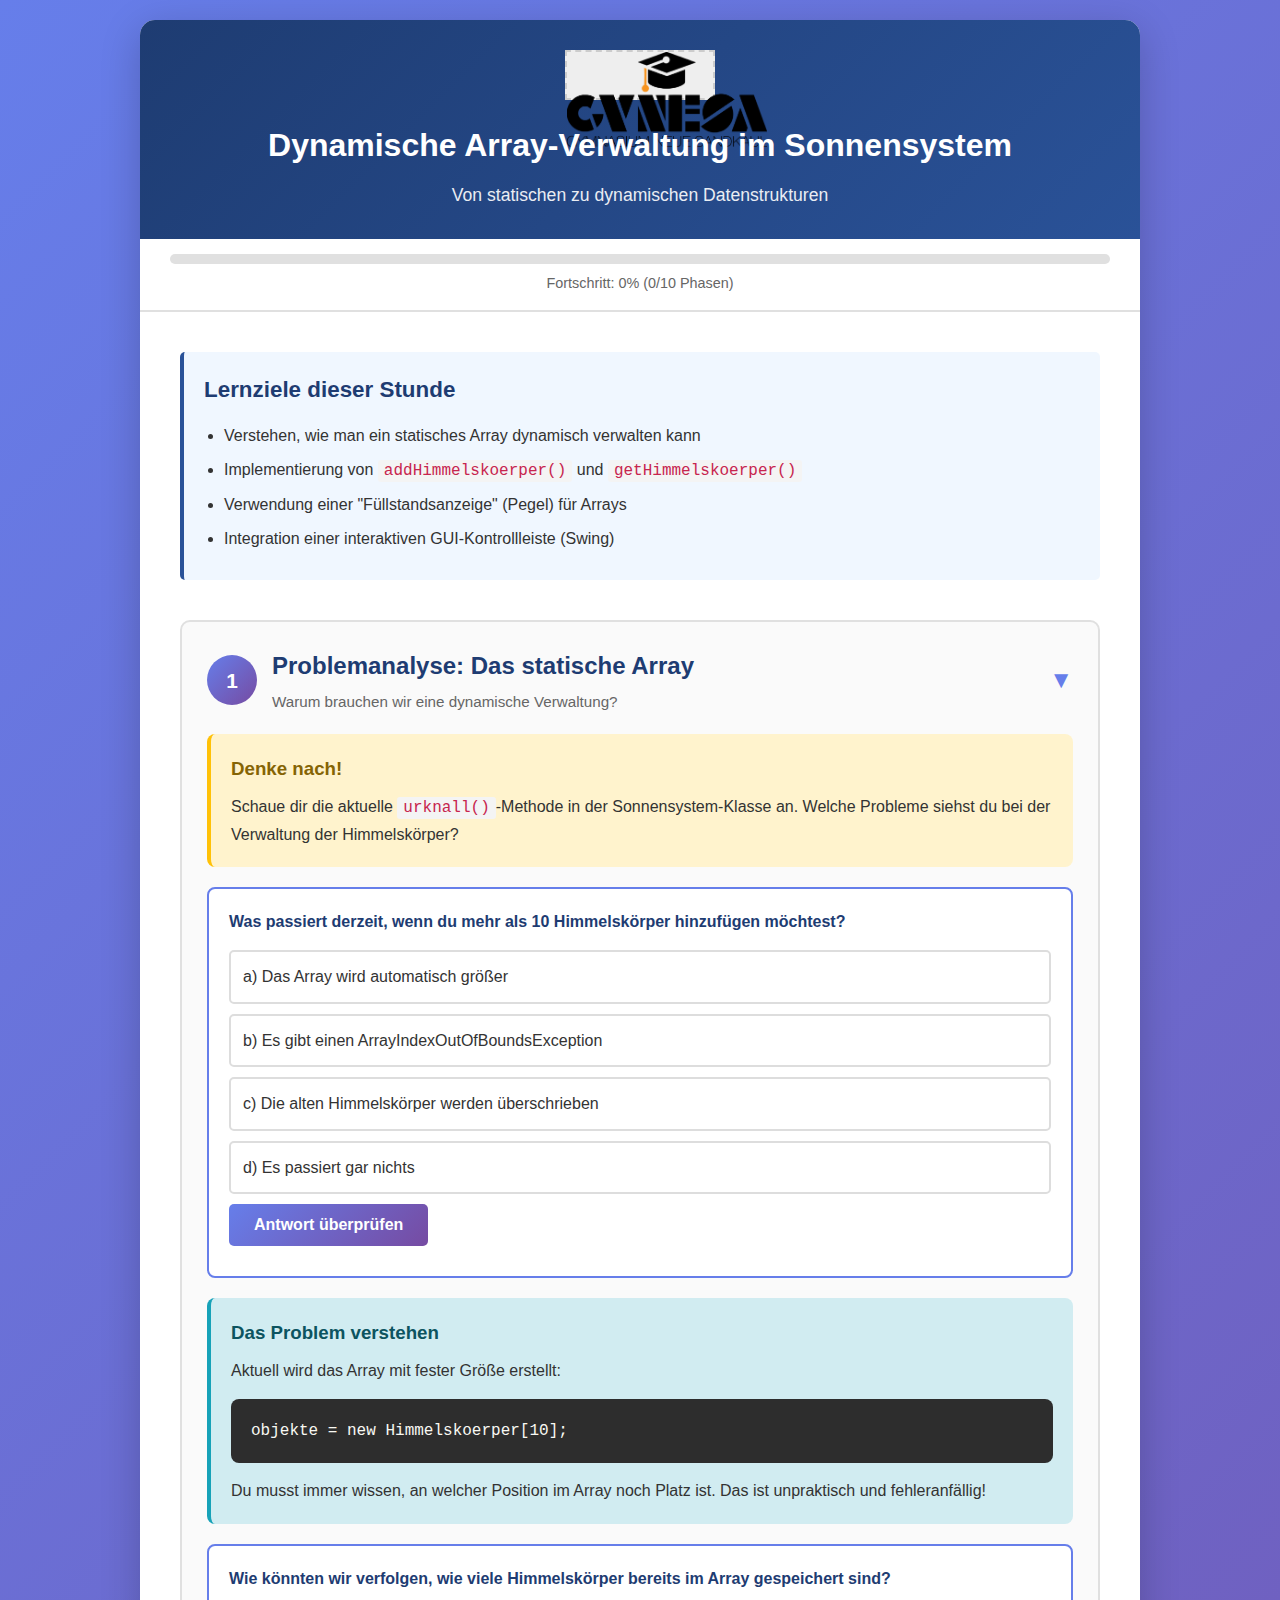
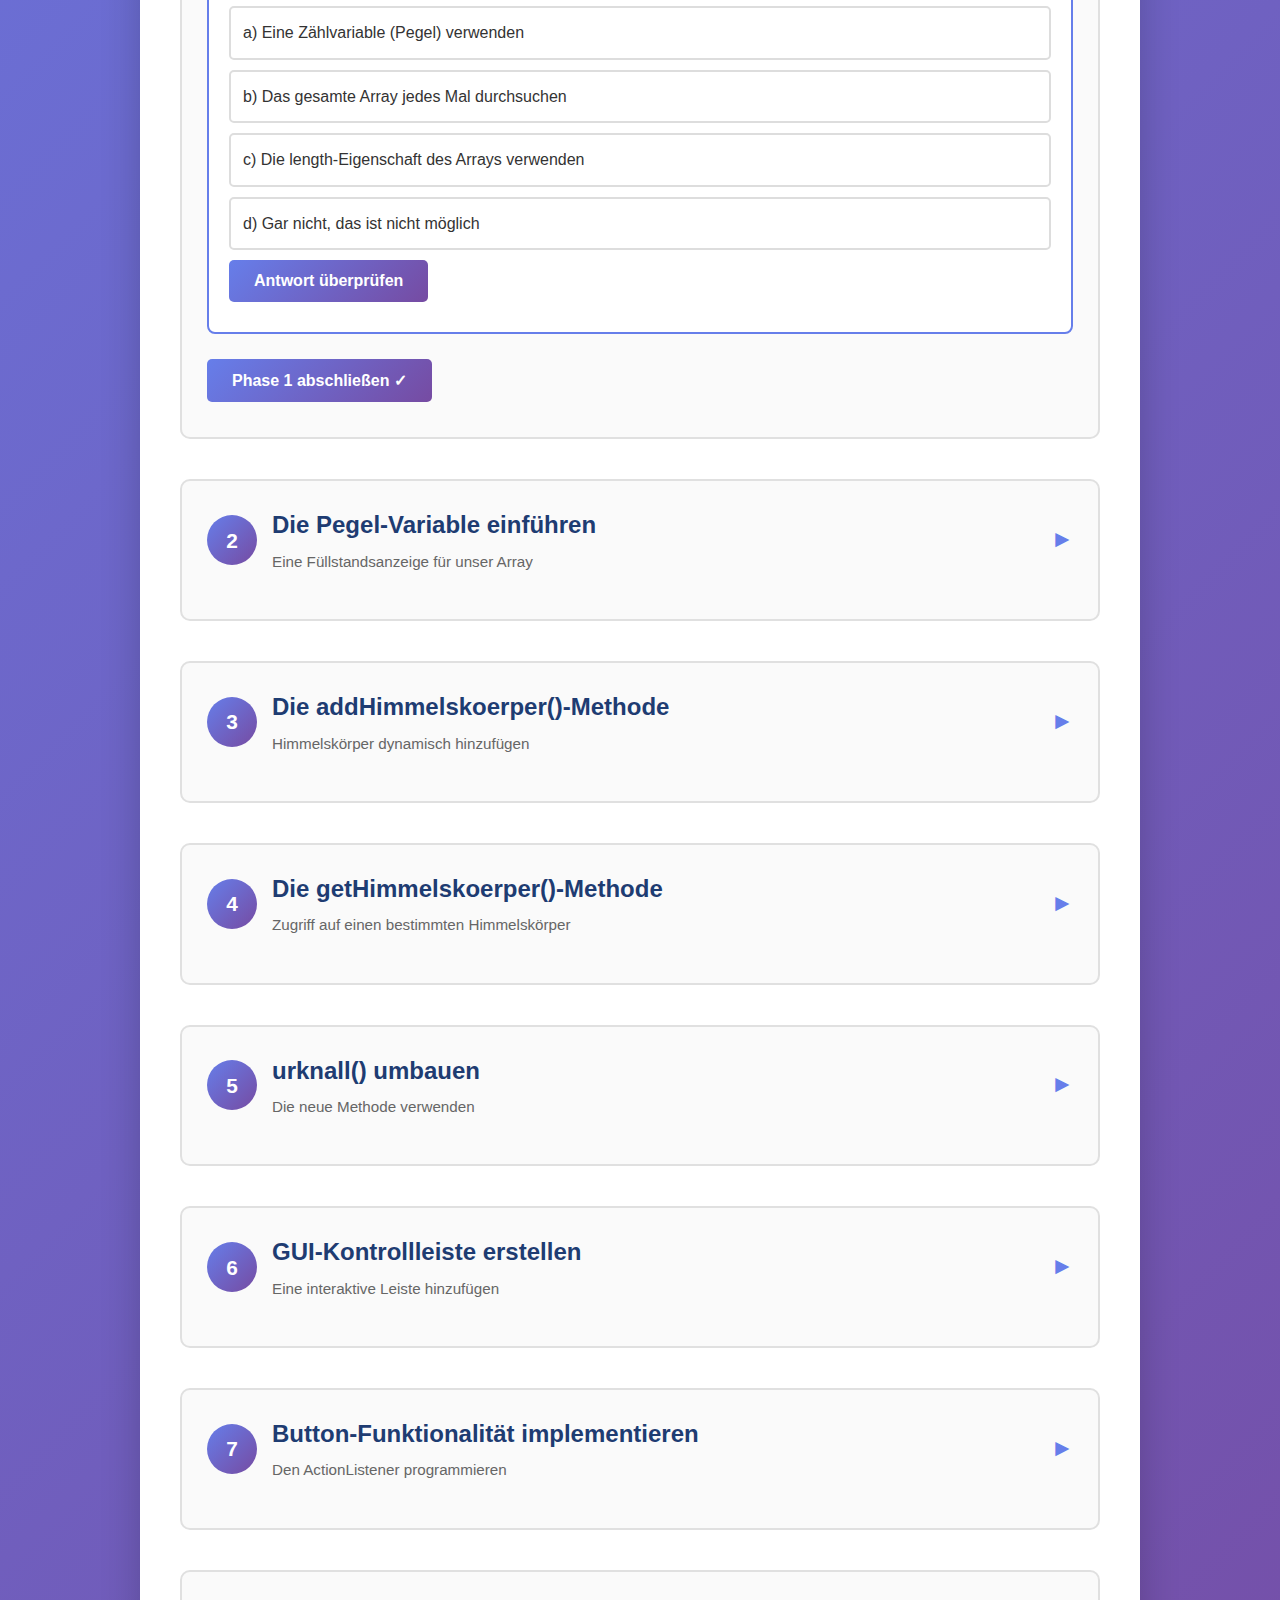
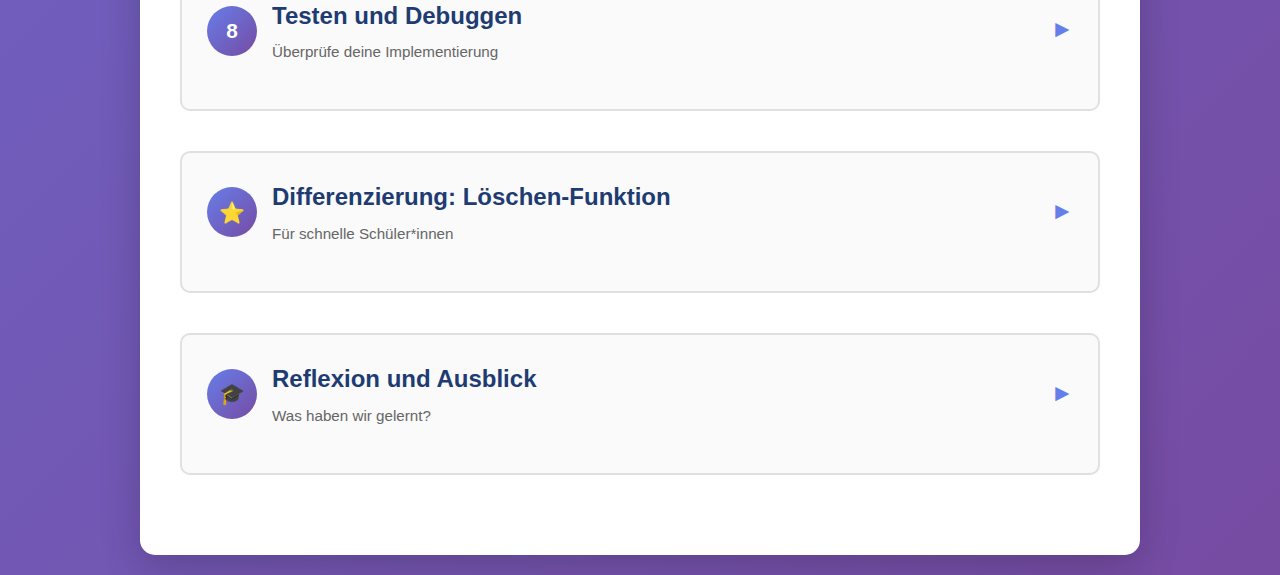
<file: stunde-10/index.html>
<!DOCTYPE html>
<html lang="de">
<head>
    <meta charset="UTF-8">
    <meta name="viewport" content="width=device-width, initial-scale=1.0">
    <title>Arbeitsblatt: Dynamische Array-Verwaltung</title>
    <style>
        * {
            margin: 0;
            padding: 0;
            box-sizing: border-box;
        }
        
        body {
            font-family: 'Segoe UI', Tahoma, Geneva, Verdana, sans-serif;
            line-height: 1.6;
            color: #333;
            background: linear-gradient(135deg, #667eea 0%, #764ba2 100%);
            padding: 20px;
            min-height: 100vh;
        }
        
        .container {
            max-width: 1000px;
            margin: 0 auto;
            background: white;
            border-radius: 15px;
            box-shadow: 0 10px 40px rgba(0,0,0,0.2);
            overflow: hidden;
        }
        
        header {
            background: linear-gradient(135deg, #1e3c72 0%, #2a5298 100%);
            color: white;
            padding: 30px;
            text-align: center;
        }

        .logo-placeholder {
            background: #eee;
            color: #999;
            width: 150px;
            height: 50px;
            line-height: 50px;
            text-align: center;
            font-size: 0.9em;
            margin: 0 auto 20px auto;
            border: 2px dashed #ccc;
        }
        
        header h1 {
            font-size: 2em;
            margin-bottom: 10px;
        }
        
        header p {
            opacity: 0.9;
            font-size: 1.1em;
        }
        
        .content {
            padding: 40px;
        }
        
        .lernziele {
            background: #f0f7ff;
            border-left: 4px solid #2a5298;
            padding: 20px;
            margin-bottom: 30px;
            border-radius: 5px;
        }
        
        .lernziele h2 {
            color: #1e3c72;
            margin-bottom: 15px;
            font-size: 1.4em;
        }
        
        .lernziele ul {
            margin-left: 20px;
        }
        
        .lernziele li {
            margin: 8px 0;
        }
        
        .phase {
            margin: 40px 0;
            padding: 25px;
            background: #fafafa;
            border-radius: 10px;
            border: 2px solid #e0e0e0;
        }
        
        .phase-header {
            display: flex;
            align-items: center;
            margin-bottom: 20px;
            cursor: pointer;
            user-select: none;
        }
        
        .phase-number {
            background: linear-gradient(135deg, #667eea 0%, #764ba2 100%);
            color: white;
            width: 50px;
            height: 50px;
            border-radius: 50%;
            display: flex;
            align-items: center;
            justify-content: center;
            font-weight: bold;
            font-size: 1.3em;
            margin-right: 15px;
            flex-shrink: 0;
        }
        
        .phase-title {
            flex: 1;
        }
        
        .phase-title h2 {
            color: #1e3c72;
            font-size: 1.5em;
            margin-bottom: 5px;
        }
        
        .phase-subtitle {
            color: #666;
            font-size: 0.95em;
        }
        
        .toggle-icon {
            font-size: 1.5em;
            color: #667eea;
            transition: transform 0.3s;
        }
        
        .phase-content {
            display: block;
        }
        
        .phase.collapsed .phase-content {
            display: none;
        }
        
        .phase.collapsed .toggle-icon {
            transform: rotate(-90deg);
        }
        
        /* CSS-Klasse hier umbenannt */
        .gedankenbox, .hinweis, .warnung, .code-aufgabe {
            margin: 20px 0;
            padding: 20px;
            border-radius: 8px;
        }
        
        /* CSS-Klasse hier umbenannt */
        .gedankenbox {
            background: #fff3cd;
            border-left: 4px solid #ffc107;
        }
        
        /* CSS-Klasse hier umbenannt */
        .gedankenbox h3 {
            color: #856404;
            margin-bottom: 10px;
        }
        
        .hinweis {
            background: #d1ecf1;
            border-left: 4px solid #17a2b8;
        }
        
        .hinweis h3 {
            color: #0c5460;
            margin-bottom: 10px;
        }
        
        .warnung {
            background: #f8d7da;
            border-left: 4px solid #dc3545;
        }
        
        .warnung h3 {
            color: #721c24;
            margin-bottom: 10px;
        }
        
        .code-aufgabe {
            background: #e7f3ff;
            border-left: 4px solid #2a5298;
        }
        
        .code-aufgabe h3 {
            color: #1e3c72;
            margin-bottom: 15px;
        }
        
        .frage {
            background: white;
            padding: 20px;
            margin: 15px 0;
            border-radius: 8px;
            border: 2px solid #667eea;
        }
        
        .frage-text {
            font-weight: 600;
            margin-bottom: 15px;
            color: #1e3c72;
        }
        
        .antwort-optionen {
            display: flex;
            flex-direction: column;
            gap: 10px;
        }
        
        .antwort-option {
            padding: 12px;
            border: 2px solid #ddd;
            border-radius: 5px;
            cursor: pointer;
            transition: all 0.3s;
            background: white;
        }
        
        .antwort-option:hover {
            background: #f0f7ff;
            border-color: #667eea;
        }
        
        .antwort-option.selected {
            background: #667eea;
            color: white;
            border-color: #667eea;
        }
        
        .antwort-option.correct {
            background: #28a745;
            color: white;
            border-color: #28a745;
        }
        
        .antwort-option.wrong {
            background: #dc3545;
            color: white;
            border-color: #dc3545;
        }
        
        .feedback {
            margin-top: 15px;
            padding: 15px;
            border-radius: 5px;
            display: none;
        }
        
        .feedback.show {
            display: block;
        }
        
        .feedback.correct {
            background: #d4edda;
            color: #155724;
            border: 1px solid #c3e6cb;
        }
        
        .feedback.wrong {
            background: #f8d7da;
            color: #721c24;
            border: 1px solid #f5c6cb;
        }
        
        button {
            background: linear-gradient(135deg, #667eea 0%, #764ba2 100%);
            color: white;
            border: none;
            padding: 12px 25px;
            border-radius: 5px;
            cursor: pointer;
            font-size: 1em;
            font-weight: 600;
            transition: transform 0.2s, box-shadow 0.2s;
            margin: 10px 5px 10px 0;
        }
        
        button:hover {
            transform: translateY(-2px);
            box-shadow: 0 5px 15px rgba(102, 126, 234, 0.4);
        }
        
        button:active {
            transform: translateY(0);
        }
        
        button:disabled {
            opacity: 0.5;
            cursor: not-allowed;
        }
        
        code {
            background: #f4f4f4;
            padding: 2px 6px;
            border-radius: 3px;
            font-family: 'Courier New', monospace;
            color: #c7254e;
        }
        
        pre {
            background: #2d2d2d;
            color: #f8f8f2;
            padding: 20px;
            border-radius: 8px;
            overflow-x: auto;
            margin: 15px 0;
            font-family: 'Courier New', monospace;
            line-height: 1.5;
        }
        
        .code-input {
            width: 100%;
            min-height: 150px;
            font-family: 'Courier New', monospace;
            padding: 15px;
            border: 2px solid #ddd;
            border-radius: 5px;
            font-size: 0.95em;
            resize: vertical;
        }
        
        .code-input:focus {
            outline: none;
            border-color: #667eea;
        }
        
        .progress-bar {
            position: sticky;
            top: 0;
            background: white;
            padding: 15px 30px;
            border-bottom: 2px solid #e0e0e0;
            z-index: 100;
        }
        
        .progress-track {
            background: #e0e0e0;
            height: 10px;
            border-radius: 5px;
            overflow: hidden;
        }
        
        .progress-fill {
            background: linear-gradient(90deg, #667eea 0%, #764ba2 100%);
            height: 100%;
            width: 0%;
            transition: width 0.5s;
            border-radius: 5px;
        }
        
        .progress-text {
            text-align: center;
            margin-top: 8px;
            color: #666;
            font-size: 0.9em;
        }
        
        .checklist {
            list-style: none;
            margin: 20px 0;
        }
        
        .checklist li {
            padding: 10px;
            margin: 8px 0;
            background: white;
            border-radius: 5px;
            border: 2px solid #ddd;
            position: relative;
            padding-left: 40px;
        }
        
        .checklist li::before {
            content: "☐";
            position: absolute;
            left: 12px;
            font-size: 1.3em;
            color: #999;
        }
        
        .checklist li.checked::before {
            content: "✓";
            color: #28a745;
        }
        
        .differenzierung {
            background: #e8f5e9;
            border-left: 4px solid #4caf50;
            padding: 20px;
            margin: 20px 0;
            border-radius: 8px;
        }
        
        .differenzierung h3 {
            color: #2e7d32;
            margin-bottom: 10px;
        }
    </style>
</head>
<body>
    <div class="container">
        <header>
            <div class="logo-placeholder"><img src="logo.png" alt="Gynesa" class="header-logo" width="200px"></div>
            <h1>Dynamische Array-Verwaltung im Sonnensystem</h1>
            <p>Von statischen zu dynamischen Datenstrukturen</p>
        </header>
        
        <div class="progress-bar">
            <div class="progress-track">
                <div class="progress-fill" id="progressFill"></div>
            </div>
            <div class="progress-text" id="progressText">Fortschritt: 0%</div>
        </div>
        
        <div class="content">
            <div class="lernziele">
                <h2>Lernziele dieser Stunde</h2>
                <ul>
                    <li>Verstehen, wie man ein statisches Array dynamisch verwalten kann</li>
                    <li>Implementierung von <code>addHimmelskoerper()</code> und <code>getHimmelskoerper()</code></li>
                    <li>Verwendung einer "Füllstandsanzeige" (Pegel) für Arrays</li>
                    <li>Integration einer interaktiven GUI-Kontrollleiste (Swing)</li>
                </ul>
            </div>
            
            <div class="phase" data-phase="1">
                <div class="phase-header" onclick="togglePhase(1)">
                    <div class="phase-number">1</div>
                    <div class="phase-title">
                        <h2>Problemanalyse: Das statische Array</h2>
                        <div class="phase-subtitle">Warum brauchen wir eine dynamische Verwaltung?</div>
                    </div>
                    <div class="toggle-icon">▼</div>
                </div>
                <div class="phase-content">
                    <div class="gedankenbox">
                        <h3>Denke nach!</h3>
                        <p>Schaue dir die aktuelle <code>urknall()</code>-Methode in der Sonnensystem-Klasse an. Welche Probleme siehst du bei der Verwaltung der Himmelskörper?</p>
                    </div>
                    
                    <div class="frage" data-question="1">
                        <div class="frage-text">Was passiert derzeit, wenn du mehr als 10 Himmelskörper hinzufügen möchtest?</div>
                        <div class="antwort-optionen">
                            <div class="antwort-option" data-answer="a">a) Das Array wird automatisch größer</div>
                            <div class="antwort-option" data-answer="b">b) Es gibt einen ArrayIndexOutOfBoundsException</div>
                            <div class="antwort-option" data-answer="c">c) Die alten Himmelskörper werden überschrieben</div>
                            <div class="antwort-option" data-answer="d">d) Es passiert gar nichts</div>
                        </div>
                        <button onclick="checkAnswer(1, 'b')">Antwort überprüfen</button>
                        <div class="feedback"></div>
                    </div>
                    
                    <div class="hinweis">
                        <h3>Das Problem verstehen</h3>
                        <p>Aktuell wird das Array mit fester Größe erstellt:</p>
                        <pre>objekte = new Himmelskoerper[10];</pre>
                        <p>Du musst immer wissen, an welcher Position im Array noch Platz ist. Das ist unpraktisch und fehleranfällig!</p>
                    </div>
                    
                    <div class="frage" data-question="2">
                        <div class="frage-text">Wie könnten wir verfolgen, wie viele Himmelskörper bereits im Array gespeichert sind?</div>
                        <div class="antwort-optionen">
                            <div class="antwort-option" data-answer="a">a) Eine Zählvariable (Pegel) verwenden</div>
                            <div class="antwort-option" data-answer="b">b) Das gesamte Array jedes Mal durchsuchen</div>
                            <div class="antwort-option" data-answer="c">c) Die length-Eigenschaft des Arrays verwenden</div>
                            <div class="antwort-option" data-answer="d">d) Gar nicht, das ist nicht möglich</div>
                        </div>
                        <button onclick="checkAnswer(2, 'a')">Antwort überprüfen</button>
                        <div class="feedback"></div>
                    </div>
                    
                    <button onclick="completePhase(1)">Phase 1 abschließen ✓</button>
                </div>
            </div>
            
            <div class="phase collapsed" data-phase="2">
                <div class="phase-header" onclick="togglePhase(2)">
                    <div class="phase-number">2</div>
                    <div class="phase-title">
                        <h2>Die Pegel-Variable einführen</h2>
                        <div class="phase-subtitle">Eine Füllstandsanzeige für unser Array</div>
                    </div>
                    <div class="toggle-icon">▼</div>
                </div>
                <div class="phase-content">
                    <div class="hinweis">
                        <h3>Das Konzept des Pegels</h3>
                        <p>Ein <strong>Pegel</strong> (auch "Index" oder "Füllstand" genannt) ist eine Zählvariable, die anzeigt, wie viele Elemente aktuell im Array gespeichert sind.</p>
                        <p><strong>Beispiel:</strong> Wenn <code>pegel = 3</code>, dann sind die Positionen 0, 1 und 2 belegt, und die nächste freie Position ist Index 3.</p>
                    </div>
                    
                    <div class="hinweis">
                        <h3>Aufräumen: <code>anzahlObjekte</code> ersetzen</h3>
                        <p>In deiner <code>Sonnensystem.java</code>-Klasse findest du wahrscheinlich noch die Variable <code>int anzahlObjekte;</code>. Diese wird nicht mehr benötigt und kann gelöscht werden.</p>
                        <p>Ersetze sie direkt durch die neue Instanzvariable für den Pegel:</p>
                        <pre>public class Sonnensystem implements ActionListener {
    // ... andere Variablen
    private Himmelskoerper[] objekte;
    private int pegel; // NEU (ersetzt anzahlObjekte)
    
    public Sonnensystem() {
        objekte = new Himmelskoerper[10];
        pegel = 0; // WICHTIG: Initialisieren!
    }
    // ...
}</pre>
                    </div>
                    
                    <div class="code-aufgabe">
                        <h3>Aufgabe: Pegel-Variable deklarieren</h3>
                        <p>Falls du es nicht schon im Schritt vorher getan hast: Füge in der Klasse <code>Sonnensystem</code> die Instanzvariable <code>pegel</code> vom Typ <code>int</code> hinzu und initialisiere sie im Konstruktor mit <code>0</code>.</p>
                        
                        <textarea class="code-input" id="code2" placeholder="Schreibe hier deine Deklaration, falls nötig..."></textarea>
                        <button onclick="checkCode(2)">Code überprüfen</button>
                        <div class="feedback"></div>
                    </div>
                    
                    <button onclick="completePhase(2)">Phase 2 abschließen ✓</button>
                </div>
            </div>
            
            <div class="phase collapsed" data-phase="3">
                <div class="phase-header" onclick="togglePhase(3)">
                    <div class="phase-number">3</div>
                    <div class="phase-title">
                        <h2>Die addHimmelskoerper()-Methode</h2>
                        <div class="phase-subtitle">Himmelskörper dynamisch hinzufügen</div>
                    </div>
                    <div class="toggle-icon">▼</div>
                </div>
                <div class="phase-content">
                    <div class="hinweis">
                        <h3>Was soll die Methode tun?</h3>
                        <p>Die Methode <code>addHimmelskoerper(Himmelskoerper hk)</code> soll:</p>
                        <ul class="checklist">
                            <li>Einen übergebenen Himmelskörper entgegennehmen</li>
                            <li>Prüfen, ob noch Platz im Array ist</li>
                            <li>Den Himmelskörper an die nächste freie Position setzen</li>
                            <li>Den Pegel erhöhen</li>
                        </ul>
                    </div>
                    
                    <div class="frage" data-question="3">
                        <div class="frage-text">An welche Array-Position muss der neue Himmelskörper gespeichert werden?</div>
                        <div class="antwort-optionen">
                            <div class="antwort-option" data-answer="a">a) objekte[0]</div>
                            <div class="antwort-option" data-answer="b">b) objekte[pegel]</div>
                            <div class="antwort-option" data-answer="c">c) objekte[pegel - 1]</div>
                            <div class="antwort-option" data-answer="d">d) objekte[objekte.length]</div>
                        </div>
                        <button onclick="checkAnswer(3, 'b')">Antwort überprüfen</button>
                        <div class="feedback"></div>
                    </div>
                    
                    <div class="warnung">
                        <h3>Achtung: Array-Grenzen!</h3>
                        <p>Bevor du einen Himmelskörper hinzufügst, musst du prüfen, ob <code>pegel < objekte.length</code> ist. Sonst bekommst du einen <code>ArrayIndexOutOfBoundsException</code>!</p>
                    </div>
                    
                    <div class="code-aufgabe">
                        <h3>Aufgabe: addHimmelskoerper() implementieren</h3>
                        <p>Implementiere die Methode mit folgenden Schritten:</p>
                        <ol>
                            <li>Prüfe, ob noch Platz im Array ist</li>
                            <li>Falls ja: Füge den Himmelskörper hinzu und erhöhe den Pegel</li>
                            <li>Falls nein: Gib eine Fehlermeldung aus</li>
                        </ol>
                        
                        <textarea class="code-input" id="code3" placeholder="public void addHimmelskoerper(Himmelskoerper hk) {
    // Dein Code hier
}"></textarea>
                        <button onclick="showSolution(3)">Musterlösung anzeigen</button>
                        <div class="feedback"></div>
                    </div>
                    
                    <button onclick="completePhase(3)">Phase 3 abschließen ✓</button>
                </div>
            </div>
            
            <div class="phase collapsed" data-phase="4">
                <div class="phase-header" onclick="togglePhase(4)">
                    <div class="phase-number">4</div>
                    <div class="phase-title">
                        <h2>Die getHimmelskoerper()-Methode</h2>
                        <div class="phase-subtitle">Zugriff auf einen bestimmten Himmelskörper</div>
                    </div>
                    <div class="toggle-icon">▼</div>
                </div>
                <div class="phase-content">
                    <div class="gedankenbox">
                        <h3>Überlege zuerst!</h3>
                        <p>Was soll die Methode <code>getHimmelskoerper(int index)</code> zurückgeben? Welchen Rückgabetyp braucht sie?</p>
                    </div>
                    
                    <div class="frage" data-question="4">
                        <div class="frage-text">Was sollte passieren, wenn jemand einen ungültigen Index übergibt (z.B. -1 oder 100)?</div>
                        <div class="antwort-optionen">
                            <div class="antwort-option" data-answer="a">a) Das Programm sollte abstürzen</div>
                            <div class="antwort-option" data-answer="b">b) null zurückgeben oder eine Fehlermeldung ausgeben</div>
                            <div class="antwort-option" data-answer="c">c) Automatisch Index 0 verwenden</div>
                            <div class="antwort-option" data-answer="d">d) Einfach ignorieren</div>
                        </div>
                        <button onclick="checkAnswer(4, 'b')">Antwort überprüfen</button>
                        <div class="feedback"></div>
                    </div>
                    
                    <div class="hinweis">
                        <h3>Wichtige Prüfungen</h3>
                        <p>Die Methode muss prüfen:</p>
                        <ul>
                            <li>Ist der Index ≥ 0?</li>
                            <li>Ist der Index < pegel? (nicht < objekte.length!)</li>
                        </ul>
                        <p><strong>Warum < pegel?</strong> Weil wir nur auf die tatsächlich belegten Positionen zugreifen wollen!</p>
                    </div>
                    
                    <div class="code-aufgabe">
                        <h3>Aufgabe: getHimmelskoerper() implementieren</h3>
                        <p>Implementiere die Methode mit Fehlerbehandlung:</p>
                        
                        <textarea class="code-input" id="code4" placeholder="public Himmelskoerper getHimmelskoerper(int index) {
    // Dein Code hier
}"></textarea>
                        <button onclick="showSolution(4)">Musterlösung anzeigen</button>
                        <div class="feedback"></div>
                    </div>
                    
                    <button onclick="completePhase(4)">Phase 4 abschließen ✓</button>
                </div>
            </div>
            
            <div class="phase collapsed" data-phase="5">
                <div class="phase-header" onclick="togglePhase(5)">
                    <div class="phase-number">5</div>
                    <div class="phase-title">
                        <h2>urknall() umbauen</h2>
                        <div class="phase-subtitle">Die neue Methode verwenden</div>
                    </div>
                    <div class="toggle-icon">▼</div>
                </div>
                <div class="phase-content">
                    
                    <div class="code-aufgabe">
                        <h3>Aufgabe: urknall() vereinfachen</h3>
                        <p>Statt direkt auf das Array zuzugreifen, nutze deine neuen Methoden. Der Trick ist: Du fügst ein Objekt hinzu und holst es dir sofort über <code>getHimmelskoerper()</code> mit dem entsprechenden Index (den du ja kennst), um seine Eigenschaften zu setzen.</p>

                        <p><strong>Alt:</strong></p>
                        <pre>objekte[0] = new Stern();
objekte[0].setDurchmesser(50);

objekte[1] = new Planet();
objekte[1].setDurchmesser(20);
//...</pre>
                        
                        <p><strong>Neu:</strong></p>
                        <pre>addHimmelskoerper(new Stern());
getHimmelskoerper(0).setDurchmesser(50);

addHimmelskoerper(new Planet());
getHimmelskoerper(1).setDurchmesser(20);
//...</pre>

                        <p>Schreibe die komplette <code>urknall()</code>-Methode neu, sodass alle Himmelskörper (auch die "Erde") über die <code>add/get</code>-Methoden erstellt werden.</p>
                        
                        <textarea class="code-input" id="code5" style="min-height: 250px;" placeholder="public void urknall() {
    // Erstelle Stern und Planeten mit addHimmelskoerper()
    // und konfiguriere sie mit getHimmelskoerper().
    // ...
    // GUI-Erstellung (Frame, Zeichenfläche) bleibt hier.
}"></textarea>
                    </div>
                    
                    <div class="gedankenbox">
                        <h3>Denke nach!</h3>
                        <p>In der `urknall`-Methode ist es einfach, die Indizes (0, 1, 2) von Hand zu schreiben. Wie könntest du (z.B. in einem Button-Listener) das *zuletzt hinzugefügte* Objekt bekommen, ohne den genauen Index zu kennen?</p>
                        <details style="margin-top: 10px;">
                            <summary style="cursor: pointer; color: #667eea; font-weight: 600;">Antwort anzeigen</summary>
                            <p style="margin-top: 10px;">Der Pegel zeigt auf die *nächste* freie Stelle. Das zuletzt hinzugefügte Element befindet sich also immer bei Index <code>pegel - 1</code>. Mit <code>getHimmelskoerper(pegel - 1)</code> würdest du es bekommen!</p>
                        </details>
                    </div>
                    
                    <button onclick="completePhase(5)">Phase 5 abschließen ✓</button>
                </div>
            </div>
            
            <div class="phase collapsed" data-phase="6">
                <div class="phase-header" onclick="togglePhase(6)">
                    <div class="phase-number">6</div>
                    <div class="phase-title">
                        <h2>GUI-Kontrollleiste erstellen</h2>
                        <div class="phase-subtitle">Eine interaktive Leiste hinzufügen</div>
                    </div>
                    <div class="toggle-icon">▼</div>
                </div>
                <div class="phase-content">
                    
                    <div class="hinweis">
                        <h3>Neues Konzept: LayoutManager</h3>
                        <p>Wir verwenden <code>BorderLayout</code> für das Hauptfenster (CENTER, SOUTH) und <code>FlowLayout</code> für das Panel (Komponenten fließen von links nach rechts).</p>
                    </div>
                    
                    <div class="warnung">
                        <h3>Wichtig: Imports nicht vergessen!</h3>
                        <p>Stelle sicher, dass du alle nötigen Klassen importierst:</p>
                        <pre>import java.awt.BorderLayout;
import javax.swing.JPanel;
import javax.swing.JButton;
import javax.swing.JTextField; 
import javax.swing.JLabel;</pre>
                    </div>

                    <div class="hinweis">
                        <h3>Wichtig: Instanzvariablen</h3>
                        <p>Damit unsere ActionListener (Phase 7) auf die Textfelder zugreifen können, müssen wir sie als **Instanzvariablen** (Attribute) in der <code>Sonnensystem</code>-Klasse deklarieren.</p>
                        <pre>// Oben bei den Attributen der Klasse Sonnensystem:
private Himmelskoerper[] objekte;
private int pegel;
// ...
private JTextField durchmesserFeld; // NEU
private JTextField orbitFeld; // NEU
</pre>
                    </div>
                    
                    <div class="code-aufgabe">
                        <h3>Aufgabe: Kontroll-Panel erstellen</h3>
                        <p>Füge in der <code>urknall()</code>-Methode (nach der Erstellung der Zeichenfläche) den Code für die GUI-Erweiterung hinzu.</p>
                        
                        <textarea class="code-input" id="code6" style="min-height: 300px;" placeholder="// In der urknall()-Methode...

// 1. Panel für Buttons erstellen
JPanel kontrollPanel = new JPanel(); // Hat automatisch FlowLayout

// 2. Label und Textfeld für Durchmesser
JLabel durchmesserLabel = new JLabel(&quot;Durchmesser:&quot;);
this.durchmesserFeld = new JTextField(5); // 5 Spalten breit
this.durchmesserFeld.setText(&quot;20&quot;); // Standardwert

// 3. Label und Textfeld für Orbit
JLabel orbitLabel = new JLabel(&quot;Orbit-Radius:&quot;);
this.orbitFeld = new JTextField(5); // 5 Spalten breit
this.orbitFeld.setText(&quot;250&quot;); // Standardwert

// 4. Button erstellen
JButton planetButton = new JButton(&quot;Planet hinzufügen&quot;);

// 5. Komponenten zum Panel hinzufügen
kontrollPanel.add(durchmesserLabel);
kontrollPanel.add(this.durchmesserFeld);
kontrollPanel.add(orbitLabel);
kontrollPanel.add(this.orbitFeld);
kontrollPanel.add(planetButton);

// 6. Layout des Haupt-Frames setzen und Komponenten hinzufügen
this.frame.setLayout(new BorderLayout());
this.frame.add(zeichenflaeche, BorderLayout.CENTER);
this.frame.add(kontrollPanel, BorderLayout.SOUTH);

// WICHTIG: frame.pack() und setVisible(true) müssen
// NACH dem Hinzufügen aller Komponenten erfolgen!
"></textarea>
                        <button onclick="showSolution(6)">Musterlösung anzeigen</button>
                        <div class="feedback"></div>
                    </div>
                    
                    <button onclick="completePhase(6)">Phase 6 abschließen ✓</button>
                </div>
            </div>
            
            <div class="phase collapsed" data-phase="7">
                <div class="phase-header" onclick="togglePhase(7)">
                    <div class="phase-number">7</div>
                    <div class="phase-title">
                        <h2>Button-Funktionalität implementieren</h2>
                        <div class="phase-subtitle">Den ActionListener programmieren</div>
                    </div>
                    <div class="toggle-icon">▼</div>
                </div>
                <div class="phase-content">
                    <div class="hinweis">
                        <h3>Text auslesen und umwandeln</h3>
                        <p>Wir müssen jetzt *beide* Textfelder auslesen und die <code>Strings</code> in <code>double</code>-Werte umwandeln:</p>
                        <pre>// Text aus Feld 1
String dText = this.durchmesserFeld.getText();
double durchmesser = Double.parseDouble(dText);

// Text aus Feld 2
String oText = this.orbitFeld.getText();
double orbit = Double.parseDouble(oText);</pre>
                    </div>

                    <div class="warnung">
                        <h3>Fehlerbehandlung mit try-catch</h3>
                        <p>Was passiert, wenn ein Benutzer "Hallo" in eines der Felder eingibt? Das Programm stürzt ab. Wir fangen dies mit <code>try-catch</code> ab.</p>
                    </div>
                    
                    <div class="code-aufgabe">
                        <h3>Aufgabe: ActionListener implementieren</h3>
                        <p>Füge für den "Planet hinzufügen"-Button einen ActionListener hinzu. Er soll:</p>
                        <ol>
                            <li>Beide Textfelder auslesen (Durchmesser & Orbit).</li>
                            <li>Beide Texte in <code>double</code> umwandeln (mit <code>try-catch</code>!).</li>
                            <li>Einen neuen <code>Planet</code> erstellen.</li>
                            <li>Den eingelesenen Durchmesser und Orbit-Radius setzen.</li>
                            <li>Sinnvolle Standardwerte für Farbe und Geschwindigkeit setzen.</li>
                            <li>Das Objekt mit <code>addHimmelskoerper()</code> zum System hinzufügen.</li>
                        </ol>
                        
                        <textarea class="code-input" id="code7" style="min-height: 350px;" placeholder="// ActionListener für den Button
planetButton.addActionListener(e -> {
    try {
        // 1. & 2. Text auslesen und umwandeln
        String dText = this.durchmesserFeld.getText();
        double durchmesser = Double.parseDouble(dText);
        
        String oText = this.orbitFeld.getText();
        double orbit = Double.parseDouble(oText);

        // 3. & 4. & 5. Objekt erstellen und konfigurieren
        Planet p = new Planet();
        p.setDurchmesser(durchmesser); // Wert aus Textfeld 1
        p.setOrbitRadius(orbit);     // Wert aus Textfeld 2
        
        p.setFarbe(&quot;rot&quot;);
        p.setGeschwindigkeit(0.003 + Math.random() * 0.005); // Zufall
        
        // 6. Objekt hinzufügen
        addHimmelskoerper(p);

    } catch (NumberFormatException ex) {
        System.out.println(&quot;Fehler: Bitte gültige Zahlen eingeben!&quot;);
    }
});
"></textarea>
                        <button onclick="showSolution(7)">Musterlösung anzeigen</button>
                        <div class="feedback"></div>
                    </div>
                    
                    <button onclick="completePhase(7)">Phase 7 abschließen ✓</button>
                </div>
            </div>
            
            <div class="phase collapsed" data-phase="8">
                <div class="phase-header" onclick="togglePhase(8)">
                    <div class="phase-number">8</div>
                    <div class="phase-title">
                        <h2>Testen und Debuggen</h2>
                        <div class="phase-subtitle">Überprüfe deine Implementierung</div>
                    </div>
                    <div class="toggle-icon">▼</div>
                </div>
                <div class="phase-content">

                    <div class="code-aufgabe">
                        <h3>Optimierung: Schleifen anpassen!</h3>
                        <p>Bevor wir testen: Stelle sicher, dass deine Schleifen in <code>actionPerformed</code> und <code>paintComponent</code> nur noch bis <code>pegel</code> laufen.</p>
                        <pre>// Alt: for (int i = 0; i < this.objekte.length; i++)
// Neu:
for (int i = 0; i < this.pegel; i++)</pre>
                        <p>Entferne dabei auch die <code>if (objekte[i] != null)</code>-Prüfung!</p>
                    </div>

                    <div class="hinweis">
                        <h3>Testplan</h3>
                        <p>Teste dein Programm systematisch:</p>
                    </div>
                    
                    <ul class="checklist" id="testChecklist">
                        <li onclick="toggleCheck(this)">Das Fenster startet mit den ursprünglichen Himmelskörpern.</li>
                        <li onclick="toggleCheck(this)">Die Kontrollleiste ist am unteren Rand sichtbar.</li>
                        <li onclick="toggleCheck(this)">Standardwerte ("20", "250") sind in den Textfeldern voreingestellt.</li>
                        <li onclick="toggleCheck(this)">Klick auf "Planet hinzufügen" fügt einen Planeten mit den Standardwerten hinzu.</li>
                        <li onclick="toggleCheck(this)">Ändere den Durchmesser auf "50". Erscheint der neue Planet größer?</li>
                        <li onclick="toggleCheck(this)">Ändere den Orbit auf "400". Erscheint der neue Planet weiter außen?</li>
                        <li onclick="toggleCheck(this)">Gib "Hallo" in eines der Textfelder ein. Stürzt das Programm ab? (Sollte es nicht!)</li>
                    </ul>
                    
                    <button onclick="completePhase(8)">Phase 8 abschließen ✓</button>
                </div>
            </div>
            
            <div class="phase collapsed" data-phase="9">
                <div class="phase-header" onclick="togglePhase(9)">
                    <div class="phase-number">⭐</div>
                    <div class="phase-title">
                        <h2>Differenzierung: Löschen-Funktion</h2>
                        <div class="phase-subtitle">Für schnelle Schüler*innen</div>
                    </div>
                    <div class="toggle-icon">▼</div>
                </div>
                <div class="phase-content">
                    <div class="differenzierung">
                        <h3>Erweiterungsaufgabe</h3>
                        <p>Implementiere eine Methode <code>removeHimmelskoerper(int index)</code>, die einen Himmelskörper aus dem Array entfernt.</p>
                    </div>
                    
                    <div class="gedankenbox">
                        <h3>Denke nach!</h3>
                        <p>Was muss beim Löschen passieren?</p>
                        <ul>
                            <li>Wie vermeidest du "Lücken" im Array?</li>
                            <li>Müssen Elemente verschoben werden?</li>
                            <li>Was passiert mit dem Pegel?</li>
                        </ul>
                    </div>
                    
                    <div class="hinweis">
                        <h3>Lösungs-Strategie</h3>
                        <p>Es gibt zwei Ansätze:</p>
                        <ol>
                            <li><strong>Mit Verschieben:</strong> Alle Elemente nach dem gelöschten Element um eine Position nach vorne schieben</li>
                            <li><strong>Swap mit letztem Element:</strong> Das zu löschende Element mit dem letzten Element tauschen und Pegel verringern</li>
                        </ol>
                        <p>Welcher Ansatz ist einfacher? Welcher erhält die Reihenfolge?</p>
                    </div>
                    
                    <div class="code-aufgabe">
                        <h3>Aufgabe 1: removeHimmelskoerper() implementieren</h3>
                        <textarea class="code-input" id="code9a" style="min-height: 250px;" placeholder="public void removeHimmelskoerper(int index) {
    // Prüfe ob Index gültig ist
    // Entferne Element
    // Passe Pegel an
}"></textarea>
                        <button onclick="showSolution('9a')">Musterlösung anzeigen</button>
                        <div class="feedback"></div>
                    </div>
                    
                    <div class="code-aufgabe">
                        <h3>Aufgabe 2: Löschen-Button hinzufügen</h3>
                        <p>Füge einen Button "Letzten löschen" zur Kontrollleiste hinzu, der den zuletzt hinzugefügten Himmelskörper entfernt.</p>
                        <textarea class="code-input" id="code9b" style="min-height: 150px;" placeholder="// Button erstellen und ActionListener hinzufügen"></textarea>
                    </div>
                    
                </div>
            </div>
            
            <div class="phase collapsed" data-phase="10">
                <div class="phase-header" onclick="togglePhase(10)">
                    <div class="phase-number">🎓</div>
                    <div class="phase-title">
                        <h2>Reflexion und Ausblick</h2>
                        <div class="phase-subtitle">Was haben wir gelernt?</div>
                    </div>
                    <div class="toggle-icon">▼</div>
                </div>
                <div class="phase-content">
                    <div class="frage" data-question="10">
                        <div class="frage-text">Was ist der Hauptvorteil der Pegel-Variable gegenüber der direkten Array-Manipulation?</div>
                        <textarea class="code-input" placeholder="Deine Antwort..." style="min-height: 100px;"></textarea>
                    </div>
                    
                    <div class="frage" data-question="11">
                        <div class="frage-text">Welche Nachteile hat unsere aktuelle Lösung mit dem statischen Array noch?</div>
                        <textarea class="code-input" placeholder="Deine Antwort..." style="min-height: 100px;"></textarea>
                    </div>
                    
                    <div class="hinweis">
                        <h3>Ausblick: ArrayList</h3>
                        <p>In den nächsten Stunden werden wir zu <code>ArrayList</code> wechseln. Der große Vorteil:</p>
                        <ul>
                            <li>✅ Keine feste Größe mehr</li>
                            <li>✅ Automatische Verwaltung der Kapazität</li>
                            <li>✅ Eingebaute Methoden wie <code>add()</code>, <code>remove()</code>, <code>get()</code></li>
                            <li>✅ Kein Pegel mehr nötig - <code>size()</code> gibt die Anzahl zurück</li>
                        </ul>
                    </div>
                </div>
            </div>
            
        </div>
    </div>
    
    <script>
        const progress = {
            total: 10,
            completed: []
        };
        
        const solutions = {
            3: `public void addHimmelskoerper(Himmelskoerper hk) {
    if (pegel < objekte.length) {
        objekte[pegel] = hk;
        pegel++;
    } else {
        System.out.println("Fehler: Das Array ist voll!");
    }
}`,
            4: `public Himmelskoerper getHimmelskoerper(int index) {
    if (index >= 0 && index < pegel) {
        return objekte[index];
    } else {
        System.out.println("Fehler: Ungültiger Index!");
        return null;
    }
}`,
            6: `// Oben bei den Attributen (Instanzvariablen):
private JTextField durchmesserFeld;
private JTextField orbitFeld;

// In der urknall()-Methode:
JPanel kontrollPanel = new JPanel();

JLabel durchmesserLabel = new JLabel("Durchmesser:");
this.durchmesserFeld = new JTextField(5);
this.durchmesserFeld.setText("20");

JLabel orbitLabel = new JLabel("Orbit-Radius:");
this.orbitFeld = new JTextField(5);
this.orbitFeld.setText("250");

JButton planetButton = new JButton("Planet hinzufügen");

kontrollPanel.add(durchmesserLabel);
kontrollPanel.add(this.durchmesserFeld);
kontrollPanel.add(orbitLabel);
kontrollPanel.add(this.orbitFeld);
kontrollPanel.add(planetButton);

this.frame.setLayout(new BorderLayout());
this.frame.add(zeichenflaeche, BorderLayout.CENTER);
this.frame.add(kontrollPanel, BorderLayout.SOUTH);`,
            7: `planetButton.addActionListener(e -> {
    try {
        String dText = this.durchmesserFeld.getText();
        double durchmesser = Double.parseDouble(dText);
        
        String oText = this.orbitFeld.getText();
        double orbit = Double.parseDouble(oText);

        Planet p = new Planet();
        p.setDurchmesser(durchmesser);
        p.setOrbitRadius(orbit);
        
        p.setFarbe("rot");
        p.setGeschwindigkeit(0.003 + Math.random() * 0.005);
        
        addHimmelskoerper(p);

    } catch (NumberFormatException ex) {
        System.out.println("Fehler: Bitte gültige Zahlen in beide Felder eingeben!");
    }
});`,
            '9a': `public void removeHimmelskoerper(int index) {
    if (index >= 0 && index < pegel) {
        // Variante 1: Mit Verschieben (erhält Reihenfolge)
        for (int i = index; i < pegel - 1; i++) {
            objekte[i] = objekte[i + 1];
        }
        objekte[pegel - 1] = null;  // Letzte Position leeren
        pegel--;
        
        /* Variante 2: Swap mit letztem Element (schneller)
        objekte[index] = objekte[pegel - 1];
        objekte[pegel - 1] = null;
        pegel--;
        */
    } else {
        System.out.println("Fehler: Ungültiger Index!");
    }
}`
        };
        
        const correctAnswers = {
            1: 'b',
            2: 'a',
            3: 'b',
            4: 'b',
            6: 'b' // Diese Frage existiert in dieser Version nicht mehr, aber wir lassen sie im JS
        };
        
        const answerFeedback = {
            1: {
                correct: 'Genau! Wenn du versuchst, mehr als 10 Elemente einzufügen (Index > 9), bekommst du einen ArrayIndexOutOfBoundsException.',
                wrong: 'Nicht ganz. Arrays haben eine feste Größe in Java. Wenn du versuchst, außerhalb der Grenzen zuzugreifen, gibt es einen Fehler.'
            },
            2: {
                correct: 'Richtig! Eine Zählvariable (Pegel) speichert, wie viele Elemente aktuell im Array sind. Das ist effizient und einfach.',
                wrong: 'Das wäre möglich, aber sehr ineffizient. Eine einfache Zählvariable ist die bessere Lösung.'
            },
            3: {
                correct: 'Perfekt! Der Pegel zeigt immer auf die nächste freie Position. Bei pegel=3 sind Positionen 0,1,2 belegt, und 3 ist frei.',
                wrong: 'Überlege noch mal: Wenn pegel=3, wie viele Elemente sind dann schon im Array?'
            },
            4: {
                correct: 'Genau! Wir sollten null zurückgeben oder eine Fehlermeldung ausgeben. Das Programm sollte kontrolliert reagieren, nicht abstürzen.',
                wrong: 'Denk daran: Guter Code sollte Fehler abfangen und nicht einfach abstürzen oder falsches Verhalten zeigen.'
            }
        };
        
        function togglePhase(phaseNum) {
            const phase = document.querySelector(`[data-phase="${phaseNum}"]`);
            phase.classList.toggle('collapsed');
        }
        
        function checkAnswer(questionNum, correctAnswer) {
            const question = document.querySelector(`[data-question="${questionNum}"]`);
            const options = question.querySelectorAll('.antwort-option');
            const feedback = question.querySelector('.feedback');
            const button = question.querySelector('button');
            
            let selectedAnswer = null;
            options.forEach(opt => {
                if (opt.classList.contains('selected')) {
                    selectedAnswer = opt.dataset.answer;
                }
            });
            
            if (!selectedAnswer) {
                alert('Bitte wähle zuerst eine Antwort aus!');
                return;
            }
            
            const isCorrect = selectedAnswer === correctAnswer;
            
            options.forEach(opt => {
                opt.style.pointerEvents = 'none';
                if (opt.dataset.answer === correctAnswer) {
                    opt.classList.add('correct');
                } else if (opt.classList.contains('selected')) {
                    opt.classList.add('wrong');
                }
            });
            
            feedback.className = 'feedback show ' + (isCorrect ? 'correct' : 'wrong');
            feedback.textContent = isCorrect ? 
                answerFeedback[questionNum].correct : 
                answerFeedback[questionNum].wrong;
            
            button.disabled = true;
        }
        
        document.querySelectorAll('.antwort-option').forEach(option => {
            option.addEventListener('click', function() {
                if (this.style.pointerEvents === 'none') return;
                
                const question = this.closest('.frage');
                question.querySelectorAll('.antwort-option').forEach(opt => {
                    opt.classList.remove('selected');
                });
                this.classList.add('selected');
            });
        });
        
        function checkCode(phaseNum) {
            const textarea = document.getElementById(`code${phaseNum}`);
            const feedback = textarea.nextElementSibling.nextElementSibling;
            const code = textarea.value.trim();
            
            if (!code) {
                alert('Bitte schreibe erst deinen Code!');
                return;
            }
            
            if (phaseNum === 2) {
                if (code.includes('int pegel') && (code.includes('= 0') || !code.includes('='))) {
                    feedback.className = 'feedback show correct';
                    feedback.textContent = '✓ Sehr gut! Die Deklaration "private int pegel;" (mit Initialisierung im Konstruktor) ist korrekt!';
                } else {
                    feedback.className = 'feedback show wrong';
                    feedback.textContent = 'Überprüfe: Hast du "int pegel" deklariert und im Konstruktor auf 0 initialisiert?';
                }
            }
        }
        
        function showSolution(phaseNum) {
            const textarea = document.getElementById(`code${phaseNum}`);
            const feedback = textarea.nextElementSibling.nextElementSibling;
            feedback.className = 'feedback show';
            // Escape HTML characters for solution display
            const solutionText = (solutions[phaseNum] || "Lösung nicht gefunden.")
                .replace(/</g, "&lt;")
                .replace(/>/g, "&gt;");
            feedback.innerHTML = '<strong>Musterlösung:</strong><pre>' + solutionText + '</pre>';
        }
        
        function completePhase(phaseNum) {
            if (!progress.completed.includes(phaseNum)) {
                progress.completed.push(phaseNum);
                updateProgress();
            }
            
            // Öffne nächste Phase
            if (phaseNum < 10) {
                const nextPhase = document.querySelector(`[data-phase="${phaseNum + 1}"]`);
                if (nextPhase && nextPhase.classList.contains('collapsed')) {
                    nextPhase.classList.remove('collapsed');
                    nextPhase.scrollIntoView({ behavior: 'smooth', block: 'start' });
                }
            } else if (phaseNum === 10) {
                alert('🎉 Herzlichen Glückwunsch! Du hast das Arbeitsblatt abgeschlossen!');
            }
        }
        
        function updateProgress() {
            const percentage = (progress.completed.length / progress.total) * 100;
            document.getElementById('progressFill').style.width = percentage + '%';
            document.getElementById('progressText').textContent = 
                `Fortschritt: ${Math.round(percentage)}% (${progress.completed.length}/${progress.total} Phasen)`;
        }
        
        function toggleCheck(element) {
            element.classList.toggle('checked');
        }
        
        // Initial progress
        updateProgress();
    </script>
</body>
</html>
</file>
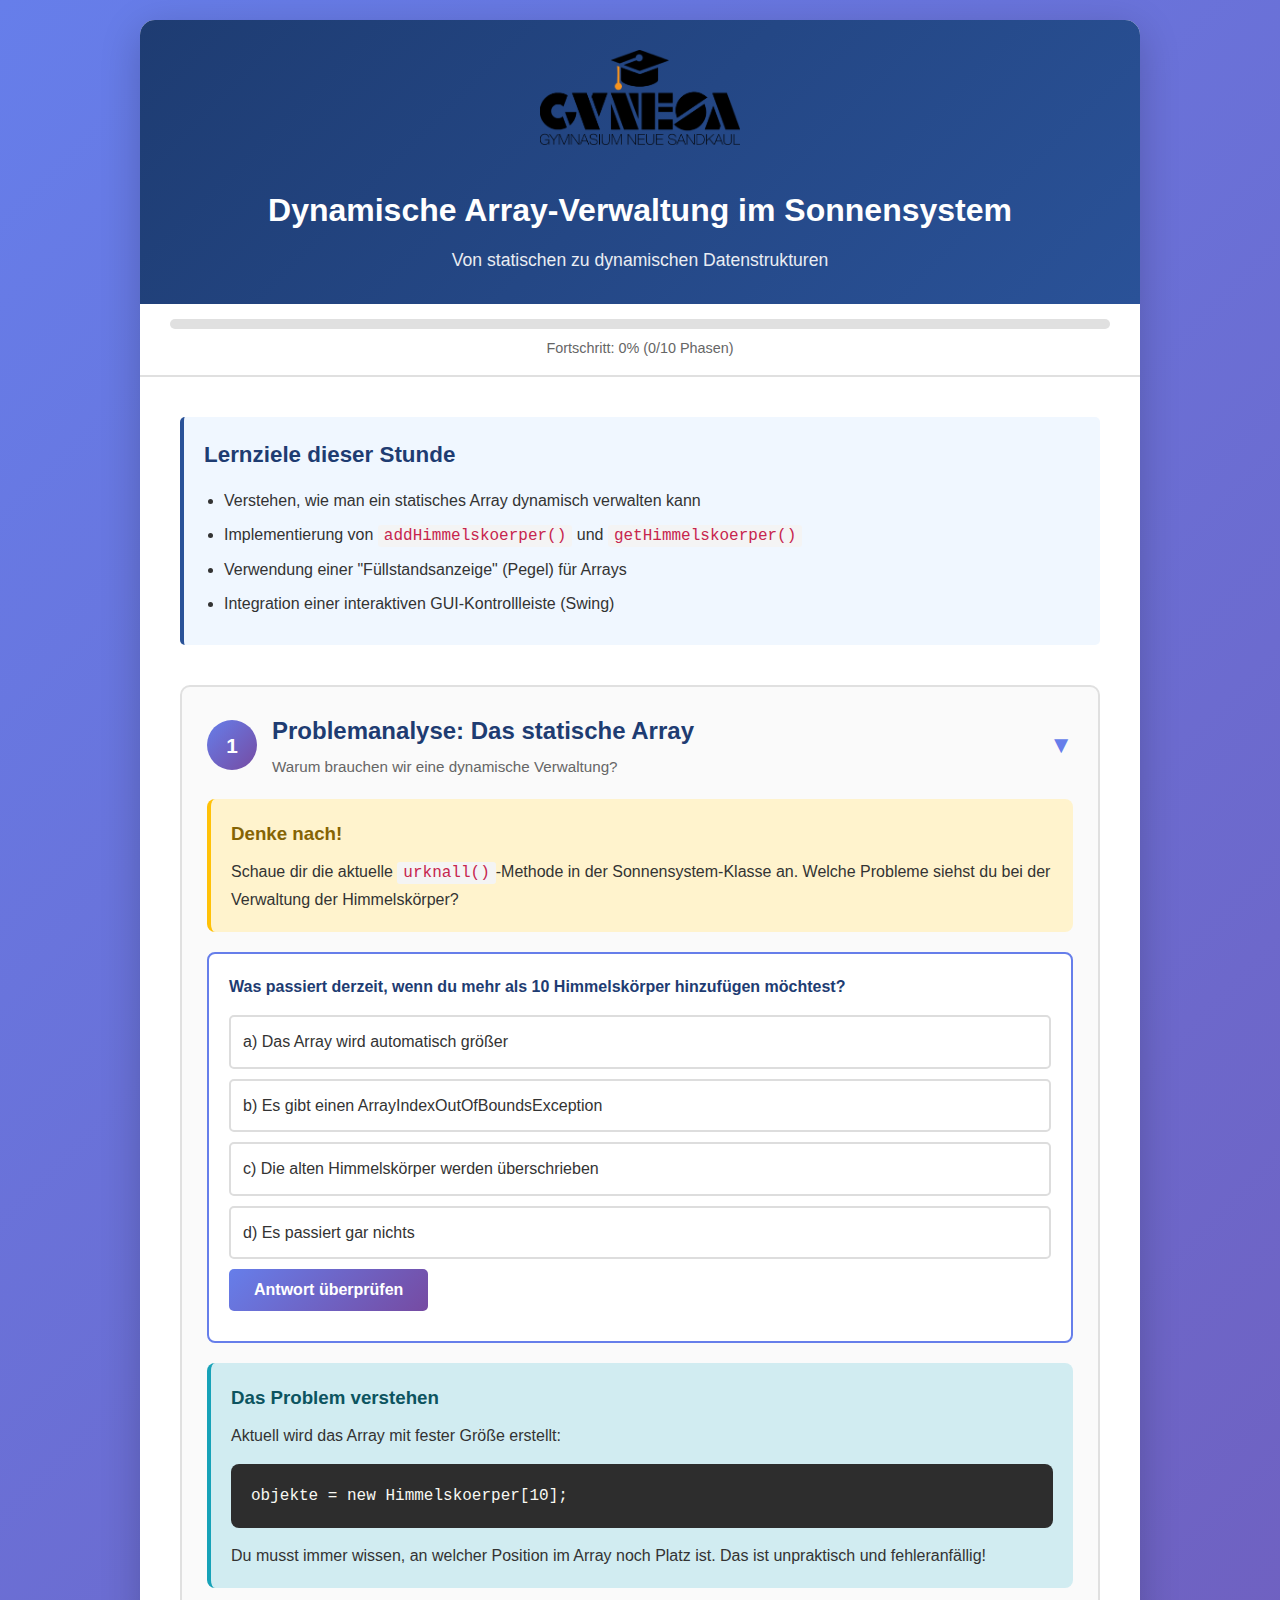
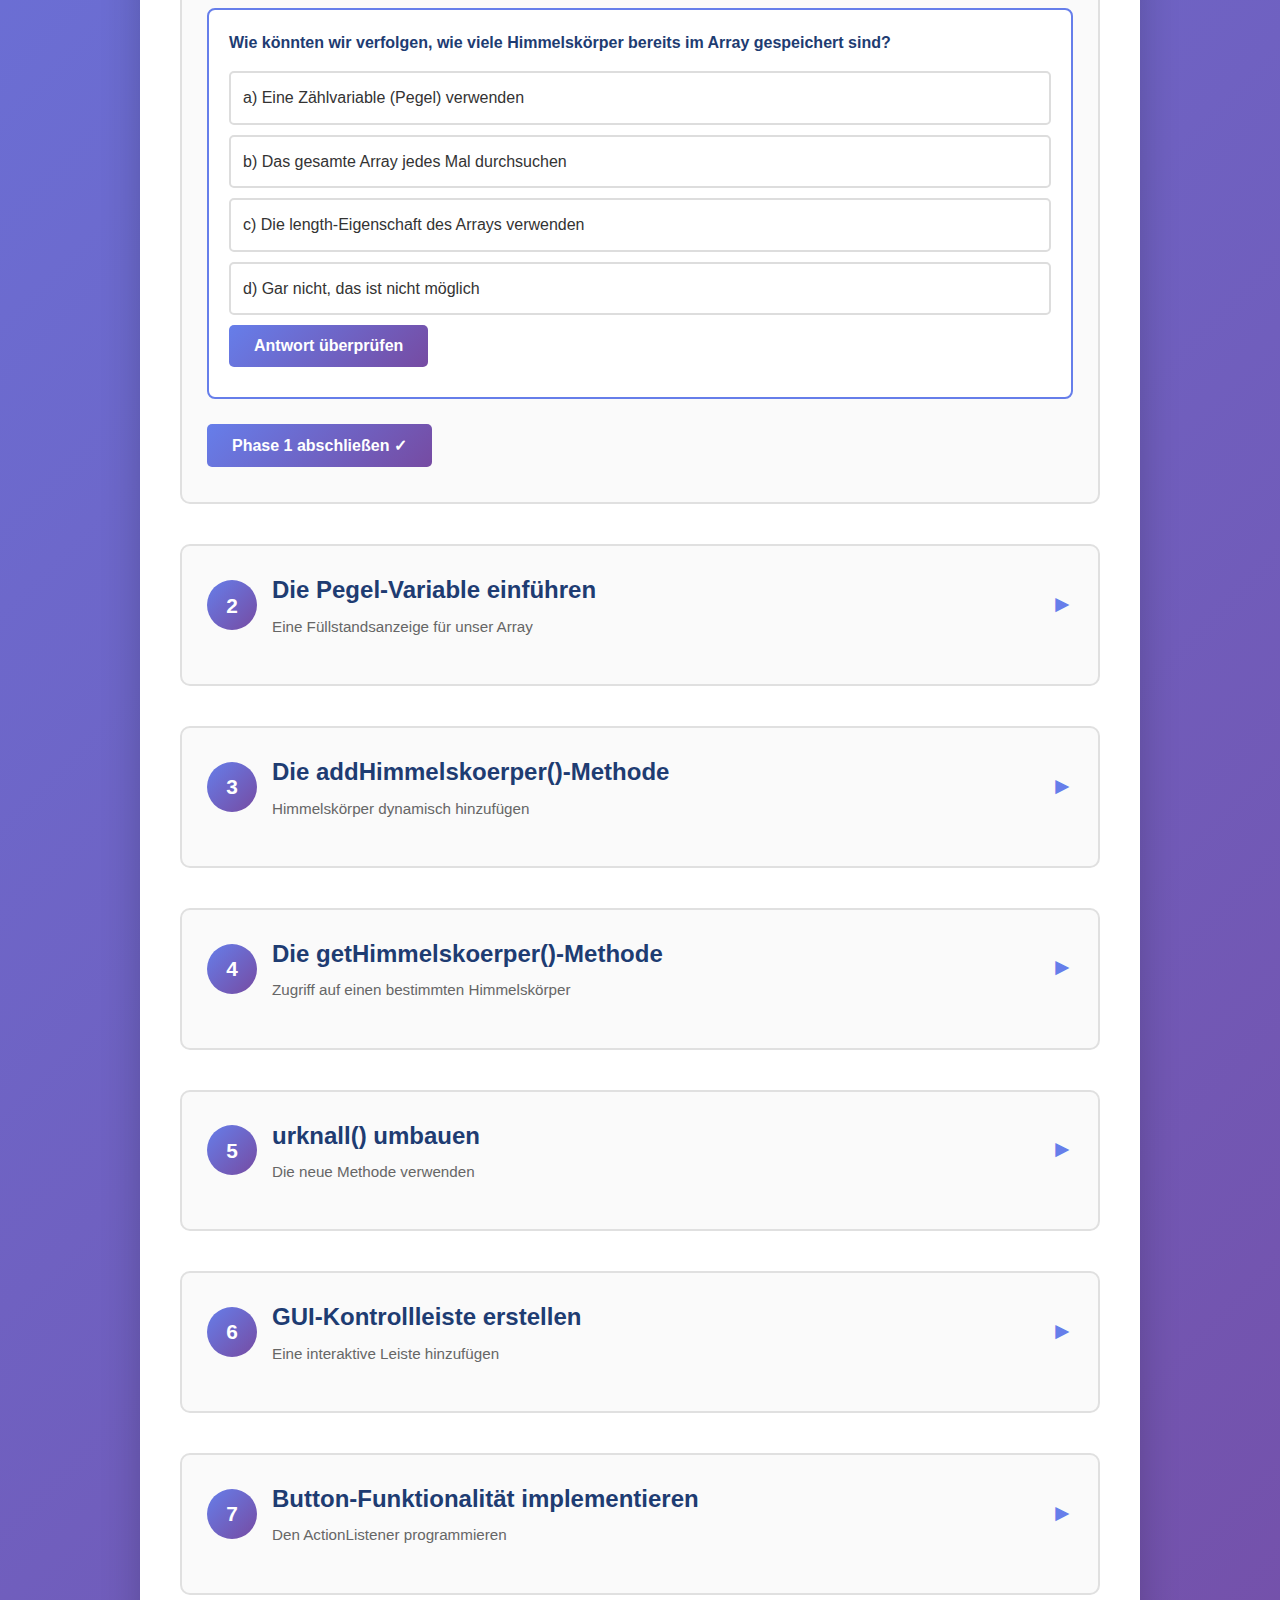
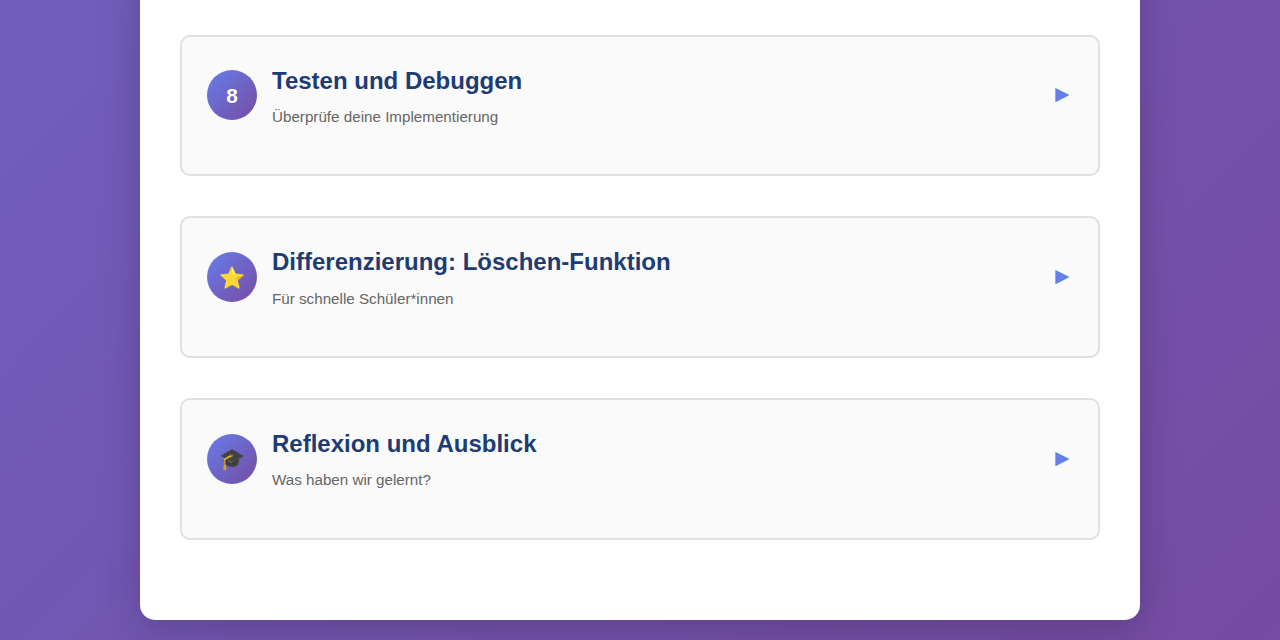
<file: b/stunde-01/index.html>
<!DOCTYPE html>
<html lang="de">
<head>
    <meta charset="UTF-8">
    <meta name="viewport" content="width=device-width, initial-scale=1.0">
    <title>Arbeitsblatt: Dynamische Array-Verwaltung</title>
    <style>
        * {
            margin: 0;
            padding: 0;
            box-sizing: border-box;
        }
        
        body {
            font-family: 'Segoe UI', Tahoma, Geneva, Verdana, sans-serif;
            line-height: 1.6;
            color: #333;
            background: linear-gradient(135deg, #667eea 0%, #764ba2 100%);
            padding: 20px;
            min-height: 100vh;
        }
        
        .container {
            max-width: 1000px;
            margin: 0 auto;
            background: white;
            border-radius: 15px;
            box-shadow: 0 10px 40px rgba(0,0,0,0.2);
            overflow: hidden;
        }
        
        header {
            background: linear-gradient(135deg, #1e3c72 0%, #2a5298 100%);
            color: white;
            padding: 30px;
            text-align: center;
        }

        .logo-placeholder {
            color: #999;
            width: 230px;
            line-height: 50px;
            text-align: center;
            font-size: 0.9em;
            margin: 0 auto 20px auto;
        }
        
        header h1 {
            font-size: 2em;
            margin-bottom: 10px;
        }
        
        header p {
            opacity: 0.9;
            font-size: 1.1em;
        }
        
        .content {
            padding: 40px;
        }
        
        .lernziele {
            background: #f0f7ff;
            border-left: 4px solid #2a5298;
            padding: 20px;
            margin-bottom: 30px;
            border-radius: 5px;
        }
        
        .lernziele h2 {
            color: #1e3c72;
            margin-bottom: 15px;
            font-size: 1.4em;
        }
        
        .lernziele ul {
            margin-left: 20px;
        }
        
        .lernziele li {
            margin: 8px 0;
        }
        
        .phase {
            margin: 40px 0;
            padding: 25px;
            background: #fafafa;
            border-radius: 10px;
            border: 2px solid #e0e0e0;
        }
        
        .phase-header {
            display: flex;
            align-items: center;
            margin-bottom: 20px;
            cursor: pointer;
            user-select: none;
        }
        
        .phase-number {
            background: linear-gradient(135deg, #667eea 0%, #764ba2 100%);
            color: white;
            width: 50px;
            height: 50px;
            border-radius: 50%;
            display: flex;
            align-items: center;
            justify-content: center;
            font-weight: bold;
            font-size: 1.3em;
            margin-right: 15px;
            flex-shrink: 0;
        }
        
        .phase-title {
            flex: 1;
        }
        
        .phase-title h2 {
            color: #1e3c72;
            font-size: 1.5em;
            margin-bottom: 5px;
        }
        
        .phase-subtitle {
            color: #666;
            font-size: 0.95em;
        }
        
        .toggle-icon {
            font-size: 1.5em;
            color: #667eea;
            transition: transform 0.3s;
        }
        
        .phase-content {
            display: block;
        }
        
        .phase.collapsed .phase-content {
            display: none;
        }
        
        .phase.collapsed .toggle-icon {
            transform: rotate(-90deg);
        }
        
        /* CSS-Klasse hier umbenannt */
        .gedankenbox, .hinweis, .warnung, .code-aufgabe {
            margin: 20px 0;
            padding: 20px;
            border-radius: 8px;
        }
        
        /* CSS-Klasse hier umbenannt */
        .gedankenbox {
            background: #fff3cd;
            border-left: 4px solid #ffc107;
        }
        
        /* CSS-Klasse hier umbenannt */
        .gedankenbox h3 {
            color: #856404;
            margin-bottom: 10px;
        }
        
        .hinweis {
            background: #d1ecf1;
            border-left: 4px solid #17a2b8;
        }
        
        .hinweis h3 {
            color: #0c5460;
            margin-bottom: 10px;
        }
        
        .warnung {
            background: #f8d7da;
            border-left: 4px solid #dc3545;
        }
        
        .warnung h3 {
            color: #721c24;
            margin-bottom: 10px;
        }
        
        .code-aufgabe {
            background: #e7f3ff;
            border-left: 4px solid #2a5298;
        }
        
        .code-aufgabe h3 {
            color: #1e3c72;
            margin-bottom: 15px;
        }
        
        .frage {
            background: white;
            padding: 20px;
            margin: 15px 0;
            border-radius: 8px;
            border: 2px solid #667eea;
        }
        
        .frage-text {
            font-weight: 600;
            margin-bottom: 15px;
            color: #1e3c72;
        }
        
        .antwort-optionen {
            display: flex;
            flex-direction: column;
            gap: 10px;
        }
        
        .antwort-option {
            padding: 12px;
            border: 2px solid #ddd;
            border-radius: 5px;
            cursor: pointer;
            transition: all 0.3s;
            background: white;
        }
        
        .antwort-option:hover {
            background: #f0f7ff;
            border-color: #667eea;
        }
        
        .antwort-option.selected {
            background: #667eea;
            color: white;
            border-color: #667eea;
        }
        
        .antwort-option.correct {
            background: #28a745;
            color: white;
            border-color: #28a745;
        }
        
        .antwort-option.wrong {
            background: #dc3545;
            color: white;
            border-color: #dc3545;
        }
        
        .feedback {
            margin-top: 15px;
            padding: 15px;
            border-radius: 5px;
            display: none;
        }
        
        .feedback.show {
            display: block;
        }
        
        .feedback.correct {
            background: #d4edda;
            color: #155724;
            border: 1px solid #c3e6cb;
        }
        
        .feedback.wrong {
            background: #f8d7da;
            color: #721c24;
            border: 1px solid #f5c6cb;
        }
        
        button {
            background: linear-gradient(135deg, #667eea 0%, #764ba2 100%);
            color: white;
            border: none;
            padding: 12px 25px;
            border-radius: 5px;
            cursor: pointer;
            font-size: 1em;
            font-weight: 600;
            transition: transform 0.2s, box-shadow 0.2s;
            margin: 10px 5px 10px 0;
        }
        
        button:hover {
            transform: translateY(-2px);
            box-shadow: 0 5px 15px rgba(102, 126, 234, 0.4);
        }
        
        button:active {
            transform: translateY(0);
        }
        
        button:disabled {
            opacity: 0.5;
            cursor: not-allowed;
        }
        
        code {
            background: #f4f4f4;
            padding: 2px 6px;
            border-radius: 3px;
            font-family: 'Courier New', monospace;
            color: #c7254e;
        }
        
        pre {
            background: #2d2d2d;
            color: #f8f8f2;
            padding: 20px;
            border-radius: 8px;
            overflow-x: auto;
            margin: 15px 0;
            font-family: 'Courier New', monospace;
            line-height: 1.5;
        }
        
        .code-input {
            width: 100%;
            min-height: 150px;
            font-family: 'Courier New', monospace;
            padding: 15px;
            border: 2px solid #ddd;
            border-radius: 5px;
            font-size: 0.95em;
            resize: vertical;
        }
        
        .code-input:focus {
            outline: none;
            border-color: #667eea;
        }
        
        .progress-bar {
            position: sticky;
            top: 0;
            background: white;
            padding: 15px 30px;
            border-bottom: 2px solid #e0e0e0;
            z-index: 100;
        }
        
        .progress-track {
            background: #e0e0e0;
            height: 10px;
            border-radius: 5px;
            overflow: hidden;
        }
        
        .progress-fill {
            background: linear-gradient(90deg, #667eea 0%, #764ba2 100%);
            height: 100%;
            width: 0%;
            transition: width 0.5s;
            border-radius: 5px;
        }
        
        .progress-text {
            text-align: center;
            margin-top: 8px;
            color: #666;
            font-size: 0.9em;
        }
        
        .checklist {
            list-style: none;
            margin: 20px 0;
        }
        
        .checklist li {
            padding: 10px;
            margin: 8px 0;
            background: white;
            border-radius: 5px;
            border: 2px solid #ddd;
            position: relative;
            padding-left: 40px;
        }
        
        .checklist li::before {
            content: "☐";
            position: absolute;
            left: 12px;
            font-size: 1.3em;
            color: #999;
        }
        
        .checklist li.checked::before {
            content: "✓";
            color: #28a745;
        }
        
        .differenzierung {
            background: #e8f5e9;
            border-left: 4px solid #4caf50;
            padding: 20px;
            margin: 20px 0;
            border-radius: 8px;
        }
        
        .differenzierung h3 {
            color: #2e7d32;
            margin-bottom: 10px;
        }
    </style>
</head>
<body>
    <div class="container">
        <header>
            <div class="logo-placeholder"><img src="logo.png" alt="Gynesa" class="header-logo" width="200px"></div>
            <h1>Dynamische Array-Verwaltung im Sonnensystem</h1>
            <p>Von statischen zu dynamischen Datenstrukturen</p>
        </header>
        
        <div class="progress-bar">
            <div class="progress-track">
                <div class="progress-fill" id="progressFill"></div>
            </div>
            <div class="progress-text" id="progressText">Fortschritt: 0%</div>
        </div>
        
        <div class="content">
            <div class="lernziele">
                <h2>Lernziele dieser Stunde</h2>
                <ul>
                    <li>Verstehen, wie man ein statisches Array dynamisch verwalten kann</li>
                    <li>Implementierung von <code>addHimmelskoerper()</code> und <code>getHimmelskoerper()</code></li>
                    <li>Verwendung einer "Füllstandsanzeige" (Pegel) für Arrays</li>
                    <li>Integration einer interaktiven GUI-Kontrollleiste (Swing)</li>
                </ul>
            </div>
            
            <div class="phase" data-phase="1">
                <div class="phase-header" onclick="togglePhase(1)">
                    <div class="phase-number">1</div>
                    <div class="phase-title">
                        <h2>Problemanalyse: Das statische Array</h2>
                        <div class="phase-subtitle">Warum brauchen wir eine dynamische Verwaltung?</div>
                    </div>
                    <div class="toggle-icon">▼</div>
                </div>
                <div class="phase-content">
                    <div class="gedankenbox">
                        <h3>Denke nach!</h3>
                        <p>Schaue dir die aktuelle <code>urknall()</code>-Methode in der Sonnensystem-Klasse an. Welche Probleme siehst du bei der Verwaltung der Himmelskörper?</p>
                    </div>
                    
                    <div class="frage" data-question="1">
                        <div class="frage-text">Was passiert derzeit, wenn du mehr als 10 Himmelskörper hinzufügen möchtest?</div>
                        <div class="antwort-optionen">
                            <div class="antwort-option" data-answer="a">a) Das Array wird automatisch größer</div>
                            <div class="antwort-option" data-answer="b">b) Es gibt einen ArrayIndexOutOfBoundsException</div>
                            <div class="antwort-option" data-answer="c">c) Die alten Himmelskörper werden überschrieben</div>
                            <div class="antwort-option" data-answer="d">d) Es passiert gar nichts</div>
                        </div>
                        <button onclick="checkAnswer(1, 'b')">Antwort überprüfen</button>
                        <div class="feedback"></div>
                    </div>
                    
                    <div class="hinweis">
                        <h3>Das Problem verstehen</h3>
                        <p>Aktuell wird das Array mit fester Größe erstellt:</p>
                        <pre>objekte = new Himmelskoerper[10];</pre>
                        <p>Du musst immer wissen, an welcher Position im Array noch Platz ist. Das ist unpraktisch und fehleranfällig!</p>
                    </div>
                    
                    <div class="frage" data-question="2">
                        <div class="frage-text">Wie könnten wir verfolgen, wie viele Himmelskörper bereits im Array gespeichert sind?</div>
                        <div class="antwort-optionen">
                            <div class="antwort-option" data-answer="a">a) Eine Zählvariable (Pegel) verwenden</div>
                            <div class="antwort-option" data-answer="b">b) Das gesamte Array jedes Mal durchsuchen</div>
                            <div class="antwort-option" data-answer="c">c) Die length-Eigenschaft des Arrays verwenden</div>
                            <div class="antwort-option" data-answer="d">d) Gar nicht, das ist nicht möglich</div>
                        </div>
                        <button onclick="checkAnswer(2, 'a')">Antwort überprüfen</button>
                        <div class="feedback"></div>
                    </div>
                    
                    <button onclick="completePhase(1)">Phase 1 abschließen ✓</button>
                </div>
            </div>
            
            <div class="phase collapsed" data-phase="2">
                <div class="phase-header" onclick="togglePhase(2)">
                    <div class="phase-number">2</div>
                    <div class="phase-title">
                        <h2>Die Pegel-Variable einführen</h2>
                        <div class="phase-subtitle">Eine Füllstandsanzeige für unser Array</div>
                    </div>
                    <div class="toggle-icon">▼</div>
                </div>
                <div class="phase-content">
                    <div class="hinweis">
                        <h3>Das Konzept des Pegels</h3>
                        <p>Ein <strong>Pegel</strong> (auch "Index" oder "Füllstand" genannt) ist eine Zählvariable, die anzeigt, wie viele Elemente aktuell im Array gespeichert sind.</p>
                        <p><strong>Beispiel:</strong> Wenn <code>pegel = 3</code>, dann sind die Positionen 0, 1 und 2 belegt, und die nächste freie Position ist Index 3.</p>
                    </div>
                    
                    <div class="hinweis">
                        <h3>Aufräumen: <code>anzahlObjekte</code> ersetzen</h3>
                        <p>In deiner <code>Sonnensystem.java</code>-Klasse findest du wahrscheinlich noch die Variable <code>int anzahlObjekte;</code>. Diese wird nicht mehr benötigt und kann gelöscht werden.</p>
                        <p>Ersetze sie direkt durch die neue Instanzvariable für den Pegel:</p>
                        <pre>public class Sonnensystem implements ActionListener {
    // ... andere Variablen
    private Himmelskoerper[] objekte;
    private int pegel; // NEU (ersetzt anzahlObjekte)
    
    public Sonnensystem() {
        objekte = new Himmelskoerper[10];
        pegel = 0; // WICHTIG: Initialisieren!
    }
    // ...
}</pre>
                    </div>
                    
                    <div class="code-aufgabe">
                        <h3>Aufgabe: Pegel-Variable deklarieren</h3>
                        <p>Falls du es nicht schon im Schritt vorher getan hast: Füge in der Klasse <code>Sonnensystem</code> die Instanzvariable <code>pegel</code> vom Typ <code>int</code> hinzu und initialisiere sie im Konstruktor mit <code>0</code>.</p>
                        
                        <textarea class="code-input" id="code2" placeholder="Schreibe hier deine Deklaration, falls nötig..."></textarea>
                        <button onclick="checkCode(2)">Code überprüfen</button>
                        <div class="feedback"></div>
                    </div>
                    
                    <button onclick="completePhase(2)">Phase 2 abschließen ✓</button>
                </div>
            </div>
            
            <div class="phase collapsed" data-phase="3">
                <div class="phase-header" onclick="togglePhase(3)">
                    <div class="phase-number">3</div>
                    <div class="phase-title">
                        <h2>Die addHimmelskoerper()-Methode</h2>
                        <div class="phase-subtitle">Himmelskörper dynamisch hinzufügen</div>
                    </div>
                    <div class="toggle-icon">▼</div>
                </div>
                <div class="phase-content">
                    <div class="hinweis">
                        <h3>Was soll die Methode tun?</h3>
                        <p>Die Methode <code>addHimmelskoerper(Himmelskoerper hk)</code> soll:</p>
                        <ul class="checklist">
                            <li>Einen übergebenen Himmelskörper entgegennehmen</li>
                            <li>Prüfen, ob noch Platz im Array ist</li>
                            <li>Den Himmelskörper an die nächste freie Position setzen</li>
                            <li>Den Pegel erhöhen</li>
                        </ul>
                    </div>
                    
                    <div class="frage" data-question="3">
                        <div class="frage-text">An welche Array-Position muss der neue Himmelskörper gespeichert werden?</div>
                        <div class="antwort-optionen">
                            <div class="antwort-option" data-answer="a">a) objekte[0]</div>
                            <div class="antwort-option" data-answer="b">b) objekte[pegel]</div>
                            <div class="antwort-option" data-answer="c">c) objekte[pegel - 1]</div>
                            <div class="antwort-option" data-answer="d">d) objekte[objekte.length]</div>
                        </div>
                        <button onclick="checkAnswer(3, 'b')">Antwort überprüfen</button>
                        <div class="feedback"></div>
                    </div>
                    
                    <div class="warnung">
                        <h3>Achtung: Array-Grenzen!</h3>
                        <p>Bevor du einen Himmelskörper hinzufügst, musst du prüfen, ob <code>pegel < objekte.length</code> ist. Sonst bekommst du einen <code>ArrayIndexOutOfBoundsException</code>!</p>
                    </div>
                    
                    <div class="code-aufgabe">
                        <h3>Aufgabe: addHimmelskoerper() implementieren</h3>
                        <p>Implementiere die Methode mit folgenden Schritten:</p>
                        <ol>
                            <li>Prüfe, ob noch Platz im Array ist</li>
                            <li>Falls ja: Füge den Himmelskörper hinzu und erhöhe den Pegel</li>
                            <li>Falls nein: Gib eine Fehlermeldung aus</li>
                        </ol>
                        
                        <textarea class="code-input" id="code3" placeholder="public void addHimmelskoerper(Himmelskoerper hk) {
    // Dein Code hier
}"></textarea>
                        <button onclick="showSolution(3)">Musterlösung anzeigen</button>
                        <div class="feedback"></div>
                    </div>
                    
                    <button onclick="completePhase(3)">Phase 3 abschließen ✓</button>
                </div>
            </div>
            
            <div class="phase collapsed" data-phase="4">
                <div class="phase-header" onclick="togglePhase(4)">
                    <div class="phase-number">4</div>
                    <div class="phase-title">
                        <h2>Die getHimmelskoerper()-Methode</h2>
                        <div class="phase-subtitle">Zugriff auf einen bestimmten Himmelskörper</div>
                    </div>
                    <div class="toggle-icon">▼</div>
                </div>
                <div class="phase-content">
                    <div class="gedankenbox">
                        <h3>Überlege zuerst!</h3>
                        <p>Was soll die Methode <code>getHimmelskoerper(int index)</code> zurückgeben? Welchen Rückgabetyp braucht sie?</p>
                    </div>
                    
                    <div class="frage" data-question="4">
                        <div class="frage-text">Was sollte passieren, wenn jemand einen ungültigen Index übergibt (z.B. -1 oder 100)?</div>
                        <div class="antwort-optionen">
                            <div class="antwort-option" data-answer="a">a) Das Programm sollte abstürzen</div>
                            <div class="antwort-option" data-answer="b">b) null zurückgeben oder eine Fehlermeldung ausgeben</div>
                            <div class="antwort-option" data-answer="c">c) Automatisch Index 0 verwenden</div>
                            <div class="antwort-option" data-answer="d">d) Einfach ignorieren</div>
                        </div>
                        <button onclick="checkAnswer(4, 'b')">Antwort überprüfen</button>
                        <div class="feedback"></div>
                    </div>
                    
                    <div class="hinweis">
                        <h3>Wichtige Prüfungen</h3>
                        <p>Die Methode muss prüfen:</p>
                        <ul>
                            <li>Ist der Index ≥ 0?</li>
                            <li>Ist der Index < pegel? (nicht < objekte.length!)</li>
                        </ul>
                        <p><strong>Warum < pegel?</strong> Weil wir nur auf die tatsächlich belegten Positionen zugreifen wollen!</p>
                    </div>
                    
                    <div class="code-aufgabe">
                        <h3>Aufgabe: getHimmelskoerper() implementieren</h3>
                        <p>Implementiere die Methode mit Fehlerbehandlung:</p>
                        
                        <textarea class="code-input" id="code4" placeholder="public Himmelskoerper getHimmelskoerper(int index) {
    // Dein Code hier
}"></textarea>
                        <button onclick="showSolution(4)">Musterlösung anzeigen</button>
                        <div class="feedback"></div>
                    </div>
                    
                    <button onclick="completePhase(4)">Phase 4 abschließen ✓</button>
                </div>
            </div>
            
            <div class="phase collapsed" data-phase="5">
                <div class="phase-header" onclick="togglePhase(5)">
                    <div class="phase-number">5</div>
                    <div class="phase-title">
                        <h2>urknall() umbauen</h2>
                        <div class="phase-subtitle">Die neue Methode verwenden</div>
                    </div>
                    <div class="toggle-icon">▼</div>
                </div>
                <div class="phase-content">
                    
                    <div class="code-aufgabe">
                        <h3>Aufgabe: urknall() vereinfachen</h3>
                        <p>Statt direkt auf das Array zuzugreifen, nutze deine neuen Methoden. Der Trick ist: Du fügst ein Objekt hinzu und holst es dir sofort über <code>getHimmelskoerper()</code> mit dem entsprechenden Index (den du ja kennst), um seine Eigenschaften zu setzen.</p>

                        <p><strong>Alt:</strong></p>
                        <pre>objekte[0] = new Stern();
objekte[0].setDurchmesser(50);

objekte[1] = new Planet();
objekte[1].setDurchmesser(20);
//...</pre>
                        
                        <p><strong>Neu:</strong></p>
                        <pre>addHimmelskoerper(new Stern());
getHimmelskoerper(0).setDurchmesser(50);

addHimmelskoerper(new Planet());
getHimmelskoerper(1).setDurchmesser(20);
//...</pre>

                        <p>Schreibe die komplette <code>urknall()</code>-Methode neu, sodass alle Himmelskörper (auch die "Erde") über die <code>add/get</code>-Methoden erstellt werden.</p>
                        
                        <textarea class="code-input" id="code5" style="min-height: 250px;" placeholder="public void urknall() {
    // Erstelle Stern und Planeten mit addHimmelskoerper()
    // und konfiguriere sie mit getHimmelskoerper().
    // ...
    // GUI-Erstellung (Frame, Zeichenfläche) bleibt hier.
}"></textarea>
                    </div>
                    
                    <div class="gedankenbox">
                        <h3>Denke nach!</h3>
                        <p>In der `urknall`-Methode ist es einfach, die Indizes (0, 1, 2) von Hand zu schreiben. Wie könntest du (z.B. in einem Button-Listener) das *zuletzt hinzugefügte* Objekt bekommen, ohne den genauen Index zu kennen?</p>
                        <details style="margin-top: 10px;">
                            <summary style="cursor: pointer; color: #667eea; font-weight: 600;">Antwort anzeigen</summary>
                            <p style="margin-top: 10px;">Der Pegel zeigt auf die *nächste* freie Stelle. Das zuletzt hinzugefügte Element befindet sich also immer bei Index <code>pegel - 1</code>. Mit <code>getHimmelskoerper(pegel - 1)</code> würdest du es bekommen!</p>
                        </details>
                    </div>
                    
                    <button onclick="completePhase(5)">Phase 5 abschließen ✓</button>
                </div>
            </div>
            
            <div class="phase collapsed" data-phase="6">
                <div class="phase-header" onclick="togglePhase(6)">
                    <div class="phase-number">6</div>
                    <div class="phase-title">
                        <h2>GUI-Kontrollleiste erstellen</h2>
                        <div class="phase-subtitle">Eine interaktive Leiste hinzufügen</div>
                    </div>
                    <div class="toggle-icon">▼</div>
                </div>
                <div class="phase-content">
                    
                    <div class="hinweis">
                        <h3>Neues Konzept: LayoutManager</h3>
                        <p>Wir verwenden <code>BorderLayout</code> für das Hauptfenster (CENTER, SOUTH) und <code>FlowLayout</code> für das Panel (Komponenten fließen von links nach rechts).</p>
                    </div>
                    
                    <div class="warnung">
                        <h3>Wichtig: Imports nicht vergessen!</h3>
                        <p>Stelle sicher, dass du alle nötigen Klassen importierst:</p>
                        <pre>import java.awt.BorderLayout;
import javax.swing.JPanel;
import javax.swing.JButton;
import javax.swing.JTextField; 
import javax.swing.JLabel;</pre>
                    </div>

                    <div class="hinweis">
                        <h3>Wichtig: Instanzvariablen</h3>
                        <p>Damit unsere ActionListener (Phase 7) auf die Textfelder zugreifen können, müssen wir sie als **Instanzvariablen** (Attribute) in der <code>Sonnensystem</code>-Klasse deklarieren.</p>
                        <pre>// Oben bei den Attributen der Klasse Sonnensystem:
private Himmelskoerper[] objekte;
private int pegel;
// ...
private JTextField durchmesserFeld; // NEU
private JTextField orbitFeld; // NEU
</pre>
                    </div>
                    
                    <div class="code-aufgabe">
                        <h3>Aufgabe: Kontroll-Panel erstellen</h3>
                        <p>Füge in der <code>urknall()</code>-Methode (nach der Erstellung der Zeichenfläche) den Code für die GUI-Erweiterung hinzu.</p>
                        
                        <textarea class="code-input" id="code6" style="min-height: 300px;" placeholder="// In der urknall()-Methode...

// 1. Panel für Buttons erstellen
JPanel kontrollPanel = new JPanel(); // Hat automatisch FlowLayout

// 2. Label und Textfeld für Durchmesser
JLabel durchmesserLabel = new JLabel(&quot;Durchmesser:&quot;);
this.durchmesserFeld = new JTextField(5); // 5 Spalten breit
this.durchmesserFeld.setText(&quot;20&quot;); // Standardwert

// 3. Label und Textfeld für Orbit
JLabel orbitLabel = new JLabel(&quot;Orbit-Radius:&quot;);
this.orbitFeld = new JTextField(5); // 5 Spalten breit
this.orbitFeld.setText(&quot;250&quot;); // Standardwert

// 4. Button erstellen
JButton planetButton = new JButton(&quot;Planet hinzufügen&quot;);

// 5. Komponenten zum Panel hinzufügen
kontrollPanel.add(durchmesserLabel);
kontrollPanel.add(this.durchmesserFeld);
kontrollPanel.add(orbitLabel);
kontrollPanel.add(this.orbitFeld);
kontrollPanel.add(planetButton);

// 6. Layout des Haupt-Frames setzen und Komponenten hinzufügen
this.frame.setLayout(new BorderLayout());
this.frame.add(zeichenflaeche, BorderLayout.CENTER);
this.frame.add(kontrollPanel, BorderLayout.SOUTH);

// WICHTIG: frame.pack() und setVisible(true) müssen
// NACH dem Hinzufügen aller Komponenten erfolgen!
"></textarea>
                        <button onclick="showSolution(6)">Musterlösung anzeigen</button>
                        <div class="feedback"></div>
                    </div>
                    
                    <button onclick="completePhase(6)">Phase 6 abschließen ✓</button>
                </div>
            </div>
            
            <div class="phase collapsed" data-phase="7">
                <div class="phase-header" onclick="togglePhase(7)">
                    <div class="phase-number">7</div>
                    <div class="phase-title">
                        <h2>Button-Funktionalität implementieren</h2>
                        <div class="phase-subtitle">Den ActionListener programmieren</div>
                    </div>
                    <div class="toggle-icon">▼</div>
                </div>
                <div class="phase-content">
                    <div class="hinweis">
                        <h3>Text auslesen und umwandeln</h3>
                        <p>Wir müssen jetzt *beide* Textfelder auslesen und die <code>Strings</code> in <code>double</code>-Werte umwandeln:</p>
                        <pre>// Text aus Feld 1
String dText = this.durchmesserFeld.getText();
double durchmesser = Double.parseDouble(dText);

// Text aus Feld 2
String oText = this.orbitFeld.getText();
double orbit = Double.parseDouble(oText);</pre>
                    </div>

                    <div class="warnung">
                        <h3>Fehlerbehandlung mit try-catch</h3>
                        <p>Was passiert, wenn ein Benutzer "Hallo" in eines der Felder eingibt? Das Programm stürzt ab. Wir fangen dies mit <code>try-catch</code> ab.</p>
                    </div>
                    
                    <div class="code-aufgabe">
                        <h3>Aufgabe: ActionListener implementieren</h3>
                        <p>Füge für den "Planet hinzufügen"-Button einen ActionListener hinzu. Er soll:</p>
                        <ol>
                            <li>Beide Textfelder auslesen (Durchmesser & Orbit).</li>
                            <li>Beide Texte in <code>double</code> umwandeln (mit <code>try-catch</code>!).</li>
                            <li>Einen neuen <code>Planet</code> erstellen.</li>
                            <li>Den eingelesenen Durchmesser und Orbit-Radius setzen.</li>
                            <li>Sinnvolle Standardwerte für Farbe und Geschwindigkeit setzen.</li>
                            <li>Das Objekt mit <code>addHimmelskoerper()</code> zum System hinzufügen.</li>
                        </ol>
                        
                        <textarea class="code-input" id="code7" style="min-height: 350px;" placeholder="// ActionListener für den Button
planetButton.addActionListener(e -> {
    try {
        // 1. & 2. Text auslesen und umwandeln
        String dText = this.durchmesserFeld.getText();
        double durchmesser = Double.parseDouble(dText);
        
        String oText = this.orbitFeld.getText();
        double orbit = Double.parseDouble(oText);

        // 3. & 4. & 5. Objekt erstellen und konfigurieren
        Planet p = new Planet();
        p.setDurchmesser(durchmesser); // Wert aus Textfeld 1
        p.setOrbitRadius(orbit);     // Wert aus Textfeld 2
        
        p.setFarbe(&quot;rot&quot;);
        p.setGeschwindigkeit(0.003 + Math.random() * 0.005); // Zufall
        
        // 6. Objekt hinzufügen
        addHimmelskoerper(p);

    } catch (NumberFormatException ex) {
        System.out.println(&quot;Fehler: Bitte gültige Zahlen eingeben!&quot;);
    }
});
"></textarea>
                        <button onclick="showSolution(7)">Musterlösung anzeigen</button>
                        <div class="feedback"></div>
                    </div>
                    
                    <button onclick="completePhase(7)">Phase 7 abschließen ✓</button>
                </div>
            </div>
            
            <div class="phase collapsed" data-phase="8">
                <div class="phase-header" onclick="togglePhase(8)">
                    <div class="phase-number">8</div>
                    <div class="phase-title">
                        <h2>Testen und Debuggen</h2>
                        <div class="phase-subtitle">Überprüfe deine Implementierung</div>
                    </div>
                    <div class="toggle-icon">▼</div>
                </div>
                <div class="phase-content">

                    <div class="code-aufgabe">
                        <h3>Optimierung: Schleifen anpassen!</h3>
                        <p>Bevor wir testen: Stelle sicher, dass deine Schleifen in <code>actionPerformed</code> und <code>paintComponent</code> nur noch bis <code>pegel</code> laufen.</p>
                        <pre>// Alt: for (int i = 0; i < this.objekte.length; i++)
// Neu:
for (int i = 0; i < this.pegel; i++)</pre>
                        <p>Entferne dabei auch die <code>if (objekte[i] != null)</code>-Prüfung!</p>
                    </div>

                    <div class="hinweis">
                        <h3>Testplan</h3>
                        <p>Teste dein Programm systematisch:</p>
                    </div>
                    
                    <ul class="checklist" id="testChecklist">
                        <li onclick="toggleCheck(this)">Das Fenster startet mit den ursprünglichen Himmelskörpern.</li>
                        <li onclick="toggleCheck(this)">Die Kontrollleiste ist am unteren Rand sichtbar.</li>
                        <li onclick="toggleCheck(this)">Standardwerte ("20", "250") sind in den Textfeldern voreingestellt.</li>
                        <li onclick="toggleCheck(this)">Klick auf "Planet hinzufügen" fügt einen Planeten mit den Standardwerten hinzu.</li>
                        <li onclick="toggleCheck(this)">Ändere den Durchmesser auf "50". Erscheint der neue Planet größer?</li>
                        <li onclick="toggleCheck(this)">Ändere den Orbit auf "400". Erscheint der neue Planet weiter außen?</li>
                        <li onclick="toggleCheck(this)">Gib "Hallo" in eines der Textfelder ein. Stürzt das Programm ab? (Sollte es nicht!)</li>
                    </ul>
                    
                    <button onclick="completePhase(8)">Phase 8 abschließen ✓</button>
                </div>
            </div>
            
            <div class="phase collapsed" data-phase="9">
                <div class="phase-header" onclick="togglePhase(9)">
                    <div class="phase-number">⭐</div>
                    <div class="phase-title">
                        <h2>Differenzierung: Löschen-Funktion</h2>
                        <div class="phase-subtitle">Für schnelle Schüler*innen</div>
                    </div>
                    <div class="toggle-icon">▼</div>
                </div>
                <div class="phase-content">
                    <div class="differenzierung">
                        <h3>Erweiterungsaufgabe</h3>
                        <p>Implementiere eine Methode <code>removeHimmelskoerper(int index)</code>, die einen Himmelskörper aus dem Array entfernt.</p>
                    </div>
                    
                    <div class="gedankenbox">
                        <h3>Denke nach!</h3>
                        <p>Was muss beim Löschen passieren?</p>
                        <ul>
                            <li>Wie vermeidest du "Lücken" im Array?</li>
                            <li>Müssen Elemente verschoben werden?</li>
                            <li>Was passiert mit dem Pegel?</li>
                        </ul>
                    </div>
                    
                    <div class="hinweis">
                        <h3>Lösungs-Strategie</h3>
                        <p>Es gibt zwei Ansätze:</p>
                        <ol>
                            <li><strong>Mit Verschieben:</strong> Alle Elemente nach dem gelöschten Element um eine Position nach vorne schieben</li>
                            <li><strong>Swap mit letztem Element:</strong> Das zu löschende Element mit dem letzten Element tauschen und Pegel verringern</li>
                        </ol>
                        <p>Welcher Ansatz ist einfacher? Welcher erhält die Reihenfolge?</p>
                    </div>
                    
                    <div class="code-aufgabe">
                        <h3>Aufgabe 1: removeHimmelskoerper() implementieren</h3>
                        <textarea class="code-input" id="code9a" style="min-height: 250px;" placeholder="public void removeHimmelskoerper(int index) {
    // Prüfe ob Index gültig ist
    // Entferne Element
    // Passe Pegel an
}"></textarea>
                        <button onclick="showSolution('9a')">Musterlösung anzeigen</button>
                        <div class="feedback"></div>
                    </div>
                    
                    <div class="code-aufgabe">
                        <h3>Aufgabe 2: Löschen-Button hinzufügen</h3>
                        <p>Füge einen Button "Letzten löschen" zur Kontrollleiste hinzu, der den zuletzt hinzugefügten Himmelskörper entfernt.</p>
                        <textarea class="code-input" id="code9b" style="min-height: 150px;" placeholder="// Button erstellen und ActionListener hinzufügen"></textarea>
                    </div>
                    
                </div>
            </div>
            
            <div class="phase collapsed" data-phase="10">
                <div class="phase-header" onclick="togglePhase(10)">
                    <div class="phase-number">🎓</div>
                    <div class="phase-title">
                        <h2>Reflexion und Ausblick</h2>
                        <div class="phase-subtitle">Was haben wir gelernt?</div>
                    </div>
                    <div class="toggle-icon">▼</div>
                </div>
                <div class="phase-content">
                    <div class="frage" data-question="10">
                        <div class="frage-text">Was ist der Hauptvorteil der Pegel-Variable gegenüber der direkten Array-Manipulation?</div>
                        <textarea class="code-input" placeholder="Deine Antwort..." style="min-height: 100px;"></textarea>
                    </div>
                    
                    <div class="frage" data-question="11">
                        <div class="frage-text">Welche Nachteile hat unsere aktuelle Lösung mit dem statischen Array noch?</div>
                        <textarea class="code-input" placeholder="Deine Antwort..." style="min-height: 100px;"></textarea>
                    </div>
                    
                    <div class="hinweis">
                        <h3>Ausblick: ArrayList</h3>
                        <p>In den nächsten Stunden werden wir zu <code>ArrayList</code> wechseln. Der große Vorteil:</p>
                        <ul>
                            <li>✅ Keine feste Größe mehr</li>
                            <li>✅ Automatische Verwaltung der Kapazität</li>
                            <li>✅ Eingebaute Methoden wie <code>add()</code>, <code>remove()</code>, <code>get()</code></li>
                            <li>✅ Kein Pegel mehr nötig - <code>size()</code> gibt die Anzahl zurück</li>
                        </ul>
                    </div>
                </div>
            </div>
            
        </div>
    </div>
    
    <script>
        const progress = {
            total: 10,
            completed: []
        };
        
        const solutions = {
            3: `public void addHimmelskoerper(Himmelskoerper hk) {
    if (pegel < objekte.length) {
        objekte[pegel] = hk;
        pegel++;
    } else {
        System.out.println("Fehler: Das Array ist voll!");
    }
}`,
            4: `public Himmelskoerper getHimmelskoerper(int index) {
    if (index >= 0 && index < pegel) {
        return objekte[index];
    } else {
        System.out.println("Fehler: Ungültiger Index!");
        return null;
    }
}`,
            6: `// Oben bei den Attributen (Instanzvariablen):
private JTextField durchmesserFeld;
private JTextField orbitFeld;

// In der urknall()-Methode:
JPanel kontrollPanel = new JPanel();

JLabel durchmesserLabel = new JLabel("Durchmesser:");
this.durchmesserFeld = new JTextField(5);
this.durchmesserFeld.setText("20");

JLabel orbitLabel = new JLabel("Orbit-Radius:");
this.orbitFeld = new JTextField(5);
this.orbitFeld.setText("250");

JButton planetButton = new JButton("Planet hinzufügen");

kontrollPanel.add(durchmesserLabel);
kontrollPanel.add(this.durchmesserFeld);
kontrollPanel.add(orbitLabel);
kontrollPanel.add(this.orbitFeld);
kontrollPanel.add(planetButton);

this.frame.setLayout(new BorderLayout());
this.frame.add(zeichenflaeche, BorderLayout.CENTER);
this.frame.add(kontrollPanel, BorderLayout.SOUTH);`,
            7: `planetButton.addActionListener(e -> {
    try {
        String dText = this.durchmesserFeld.getText();
        double durchmesser = Double.parseDouble(dText);
        
        String oText = this.orbitFeld.getText();
        double orbit = Double.parseDouble(oText);

        Planet p = new Planet();
        p.setDurchmesser(durchmesser);
        p.setOrbitRadius(orbit);
        
        p.setFarbe("rot");
        p.setGeschwindigkeit(0.003 + Math.random() * 0.005);
        
        addHimmelskoerper(p);

    } catch (NumberFormatException ex) {
        System.out.println("Fehler: Bitte gültige Zahlen in beide Felder eingeben!");
    }
});`,
            '9a': `public void removeHimmelskoerper(int index) {
    if (index >= 0 && index < pegel) {
        // Variante 1: Mit Verschieben (erhält Reihenfolge)
        for (int i = index; i < pegel - 1; i++) {
            objekte[i] = objekte[i + 1];
        }
        objekte[pegel - 1] = null;  // Letzte Position leeren
        pegel--;
        
        /* Variante 2: Swap mit letztem Element (schneller)
        objekte[index] = objekte[pegel - 1];
        objekte[pegel - 1] = null;
        pegel--;
        */
    } else {
        System.out.println("Fehler: Ungültiger Index!");
    }
}`
        };
        
        const correctAnswers = {
            1: 'b',
            2: 'a',
            3: 'b',
            4: 'b',
            6: 'b' // Diese Frage existiert in dieser Version nicht mehr, aber wir lassen sie im JS
        };
        
        const answerFeedback = {
            1: {
                correct: 'Genau! Wenn du versuchst, mehr als 10 Elemente einzufügen (Index > 9), bekommst du einen ArrayIndexOutOfBoundsException.',
                wrong: 'Nicht ganz. Arrays haben eine feste Größe in Java. Wenn du versuchst, außerhalb der Grenzen zuzugreifen, gibt es einen Fehler.'
            },
            2: {
                correct: 'Richtig! Eine Zählvariable (Pegel) speichert, wie viele Elemente aktuell im Array sind. Das ist effizient und einfach.',
                wrong: 'Das wäre möglich, aber sehr ineffizient. Eine einfache Zählvariable ist die bessere Lösung.'
            },
            3: {
                correct: 'Perfekt! Der Pegel zeigt immer auf die nächste freie Position. Bei pegel=3 sind Positionen 0,1,2 belegt, und 3 ist frei.',
                wrong: 'Überlege noch mal: Wenn pegel=3, wie viele Elemente sind dann schon im Array?'
            },
            4: {
                correct: 'Genau! Wir sollten null zurückgeben oder eine Fehlermeldung ausgeben. Das Programm sollte kontrolliert reagieren, nicht abstürzen.',
                wrong: 'Denk daran: Guter Code sollte Fehler abfangen und nicht einfach abstürzen oder falsches Verhalten zeigen.'
            }
        };
        
        function togglePhase(phaseNum) {
            const phase = document.querySelector(`[data-phase="${phaseNum}"]`);
            phase.classList.toggle('collapsed');
        }
        
        function checkAnswer(questionNum, correctAnswer) {
            const question = document.querySelector(`[data-question="${questionNum}"]`);
            const options = question.querySelectorAll('.antwort-option');
            const feedback = question.querySelector('.feedback');
            const button = question.querySelector('button');
            
            let selectedAnswer = null;
            options.forEach(opt => {
                if (opt.classList.contains('selected')) {
                    selectedAnswer = opt.dataset.answer;
                }
            });
            
            if (!selectedAnswer) {
                alert('Bitte wähle zuerst eine Antwort aus!');
                return;
            }
            
            const isCorrect = selectedAnswer === correctAnswer;
            
            options.forEach(opt => {
                opt.style.pointerEvents = 'none';
                if (opt.dataset.answer === correctAnswer) {
                    opt.classList.add('correct');
                } else if (opt.classList.contains('selected')) {
                    opt.classList.add('wrong');
                }
            });
            
            feedback.className = 'feedback show ' + (isCorrect ? 'correct' : 'wrong');
            feedback.textContent = isCorrect ? 
                answerFeedback[questionNum].correct : 
                answerFeedback[questionNum].wrong;
            
            button.disabled = true;
        }
        
        document.querySelectorAll('.antwort-option').forEach(option => {
            option.addEventListener('click', function() {
                if (this.style.pointerEvents === 'none') return;
                
                const question = this.closest('.frage');
                question.querySelectorAll('.antwort-option').forEach(opt => {
                    opt.classList.remove('selected');
                });
                this.classList.add('selected');
            });
        });
        
        function checkCode(phaseNum) {
            const textarea = document.getElementById(`code${phaseNum}`);
            const feedback = textarea.nextElementSibling.nextElementSibling;
            const code = textarea.value.trim();
            
            if (!code) {
                alert('Bitte schreibe erst deinen Code!');
                return;
            }
            
            if (phaseNum === 2) {
                if (code.includes('int pegel') && (code.includes('= 0') || !code.includes('='))) {
                    feedback.className = 'feedback show correct';
                    feedback.textContent = '✓ Sehr gut! Die Deklaration "private int pegel;" (mit Initialisierung im Konstruktor) ist korrekt!';
                } else {
                    feedback.className = 'feedback show wrong';
                    feedback.textContent = 'Überprüfe: Hast du "int pegel" deklariert und im Konstruktor auf 0 initialisiert?';
                }
            }
        }
        
        function showSolution(phaseNum) {
            const textarea = document.getElementById(`code${phaseNum}`);
            const feedback = textarea.nextElementSibling.nextElementSibling;
            feedback.className = 'feedback show';
            // Escape HTML characters for solution display
            const solutionText = (solutions[phaseNum] || "Lösung nicht gefunden.")
                .replace(/</g, "&lt;")
                .replace(/>/g, "&gt;");
            feedback.innerHTML = '<strong>Musterlösung:</strong><pre>' + solutionText + '</pre>';
        }
        
        function completePhase(phaseNum) {
            if (!progress.completed.includes(phaseNum)) {
                progress.completed.push(phaseNum);
                updateProgress();
            }
            
            // Öffne nächste Phase
            if (phaseNum < 10) {
                const nextPhase = document.querySelector(`[data-phase="${phaseNum + 1}"]`);
                if (nextPhase && nextPhase.classList.contains('collapsed')) {
                    nextPhase.classList.remove('collapsed');
                    nextPhase.scrollIntoView({ behavior: 'smooth', block: 'start' });
                }
            } else if (phaseNum === 10) {
                alert('🎉 Herzlichen Glückwunsch! Du hast das Arbeitsblatt abgeschlossen!');
            }
        }
        
        function updateProgress() {
            const percentage = (progress.completed.length / progress.total) * 100;
            document.getElementById('progressFill').style.width = percentage + '%';
            document.getElementById('progressText').textContent = 
                `Fortschritt: ${Math.round(percentage)}% (${progress.completed.length}/${progress.total} Phasen)`;
        }
        
        function toggleCheck(element) {
            element.classList.toggle('checked');
        }
        
        // Initial progress
        updateProgress();
    </script>
</body>
</html>
</file>
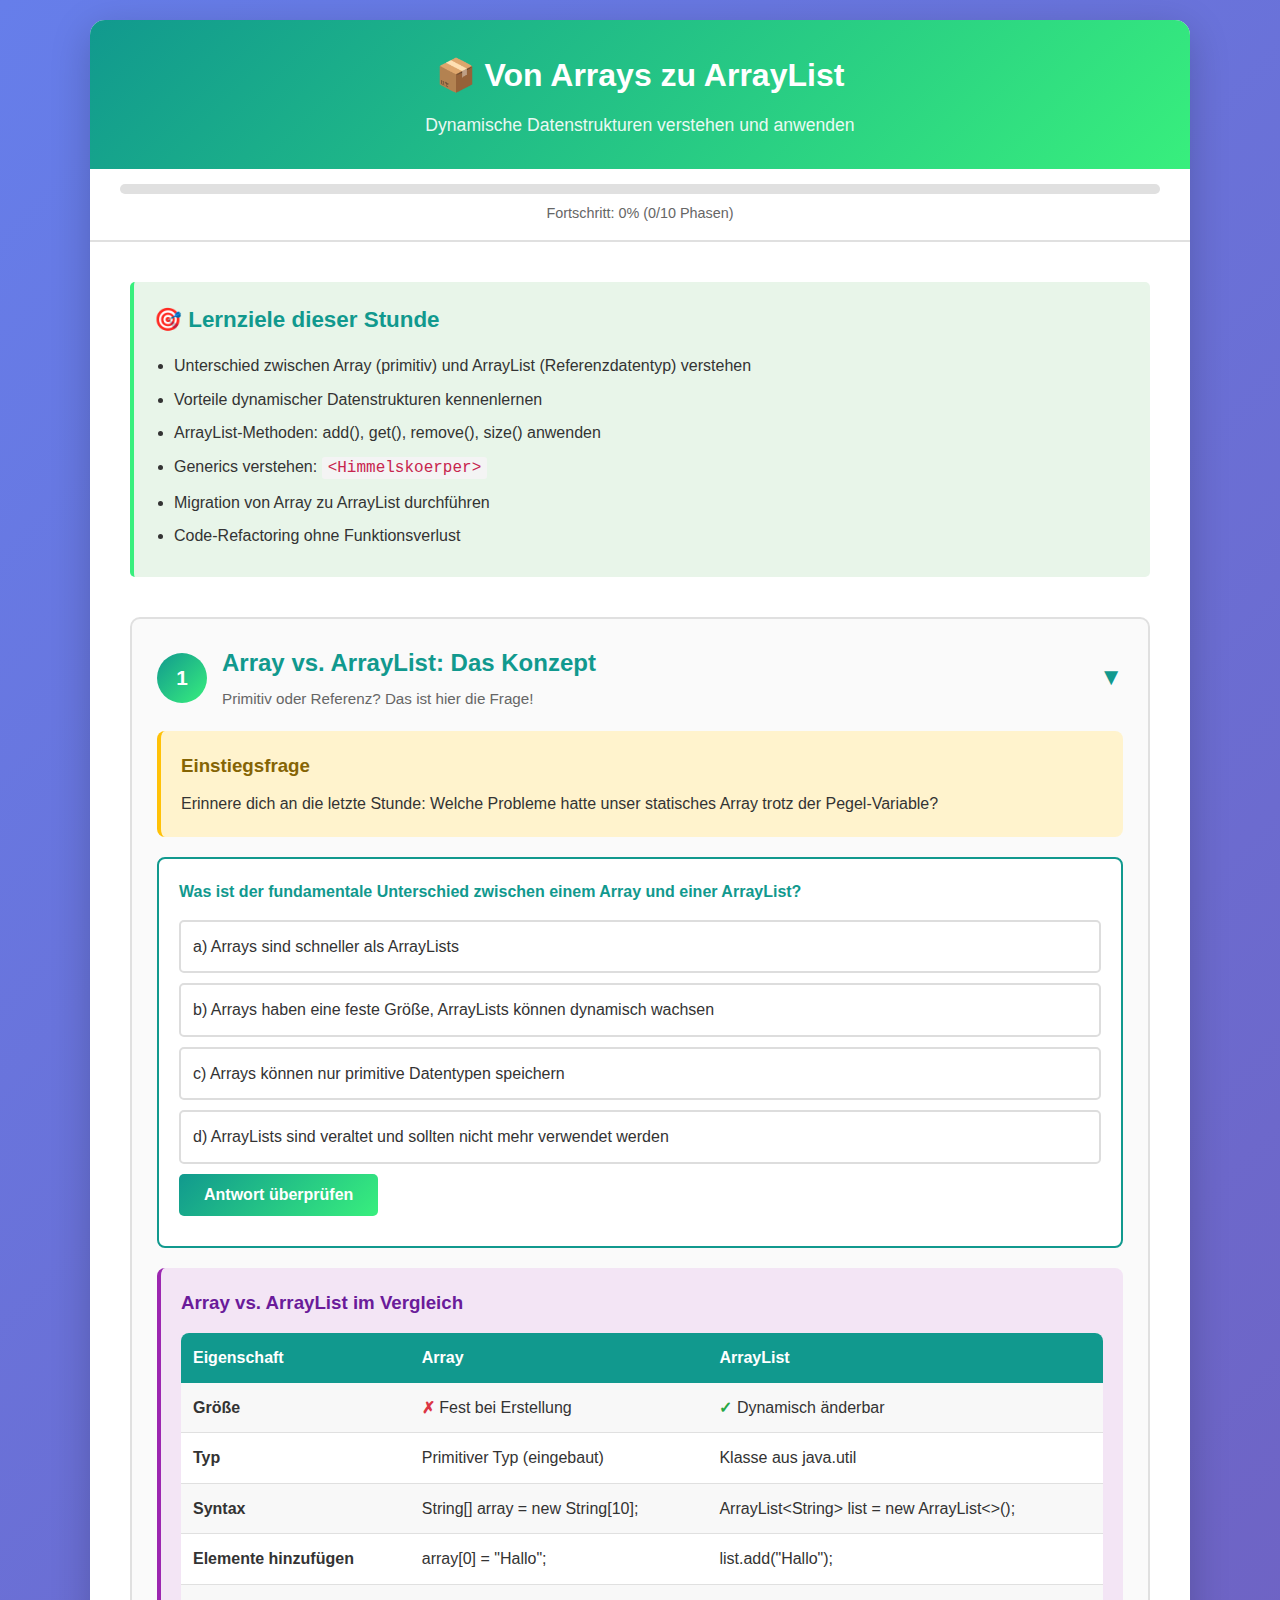
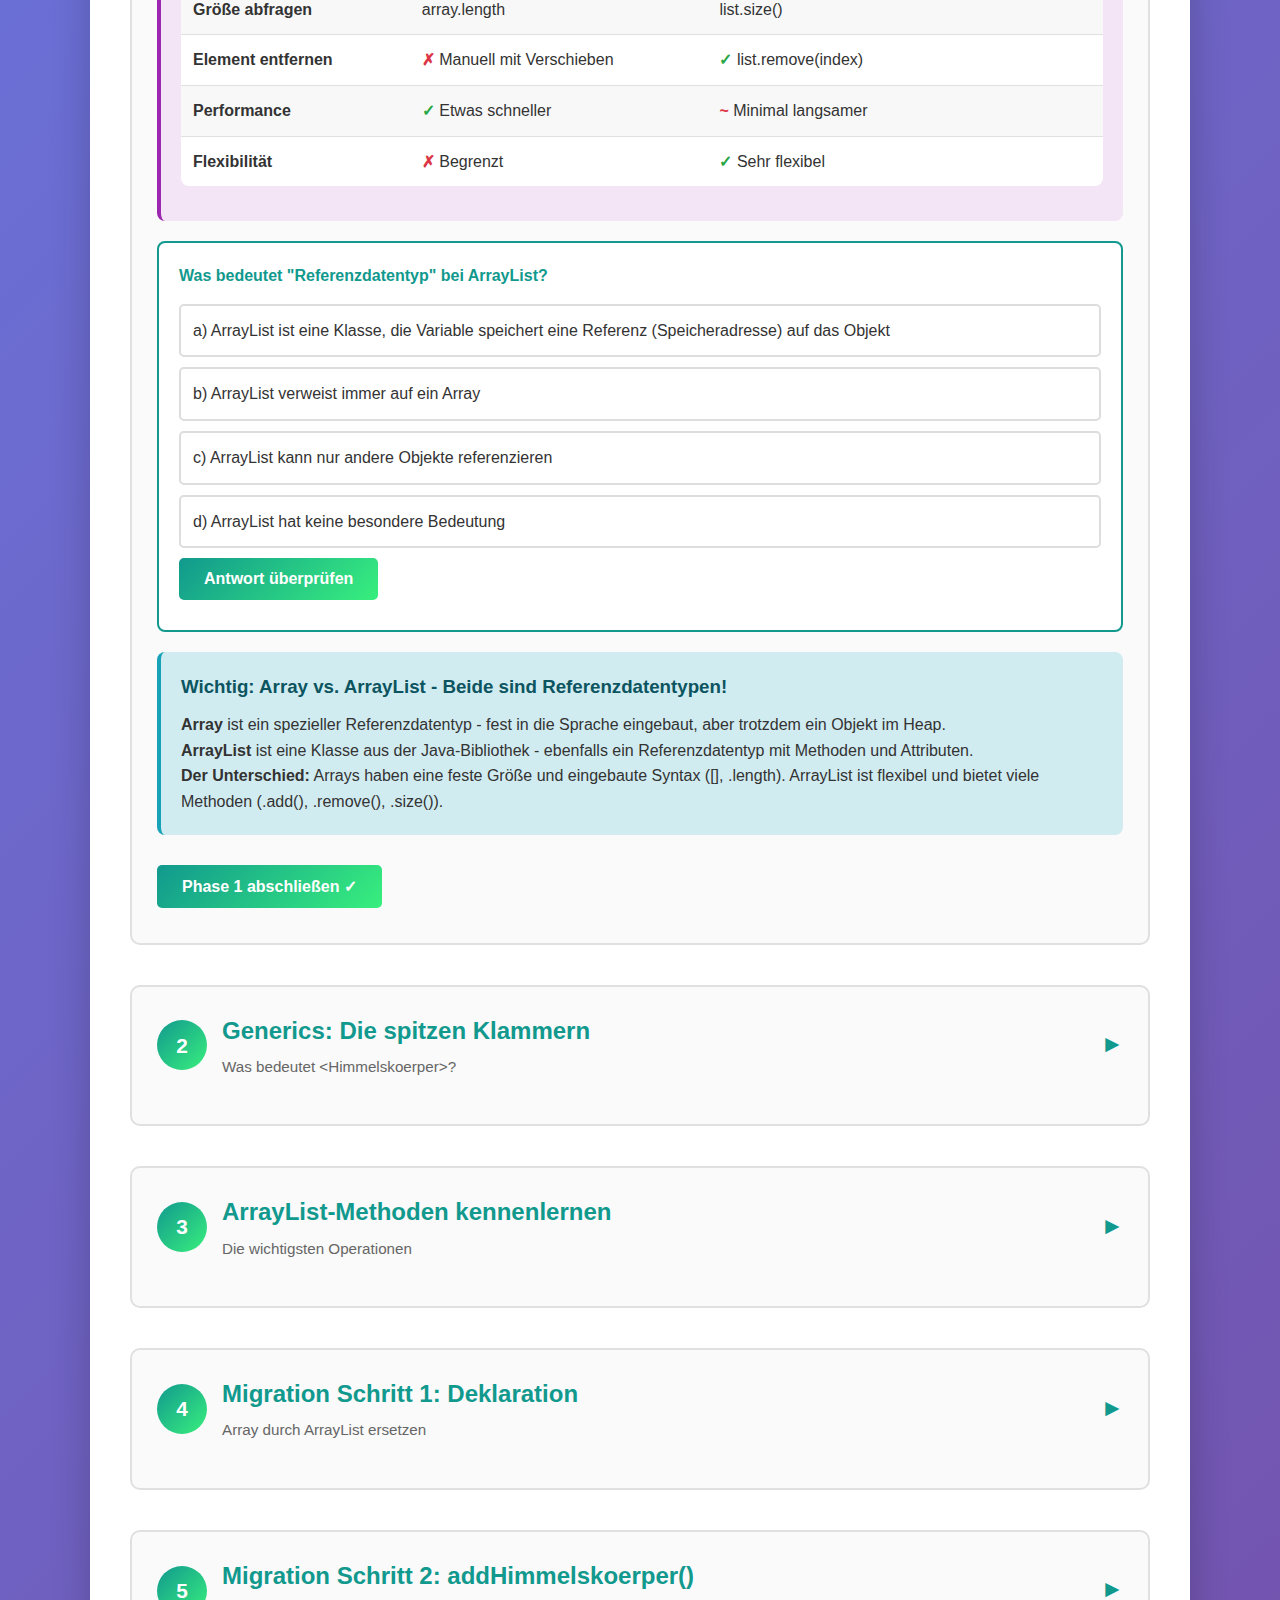
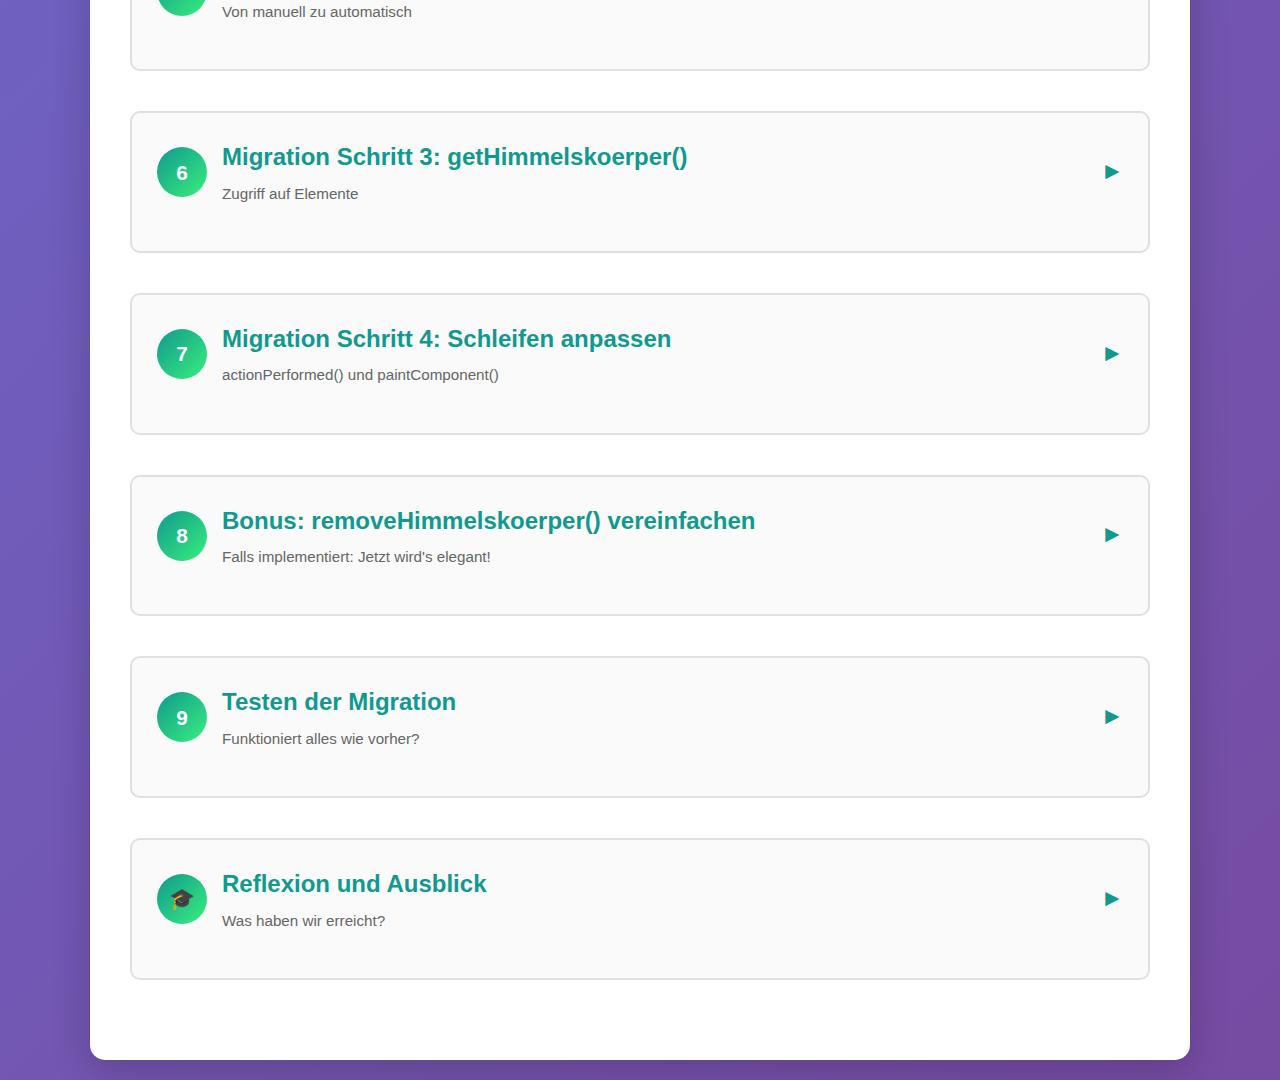
<file: b/stunde-02/index.html>
<!DOCTYPE html>
<html lang="de">
<head>
    <meta charset="UTF-8">
    <meta name="viewport" content="width=device-width, initial-scale=1.0">
    <title>Arbeitsblatt: Von Arrays zu ArrayList</title>
    <link rel="stylesheet" href="../style.css">
</head>
<body>
    <div class="container">
        <header>
            <h1>📦 Von Arrays zu ArrayList</h1>
            <p>Dynamische Datenstrukturen verstehen und anwenden</p>
        </header>
        
        <div class="progress-bar">
            <div class="progress-track">
                <div class="progress-fill" id="progressFill"></div>
            </div>
            <div class="progress-text" id="progressText">Fortschritt: 0%</div>
        </div>
        
        <div class="content">
            <div class="lernziele">
                <h2>🎯 Lernziele dieser Stunde</h2>
                <ul>
                    <li>Unterschied zwischen Array (primitiv) und ArrayList (Referenzdatentyp) verstehen</li>
                    <li>Vorteile dynamischer Datenstrukturen kennenlernen</li>
                    <li>ArrayList-Methoden: add(), get(), remove(), size() anwenden</li>
                    <li>Generics verstehen: <code>&lt;Himmelskoerper&gt;</code></li>
                    <li>Migration von Array zu ArrayList durchführen</li>
                    <li>Code-Refactoring ohne Funktionsverlust</li>
                </ul>
            </div>
            
            <!-- Phase 1: Konzeptuelles Verständnis -->
            <div class="phase" data-phase="1">
                <div class="phase-header" onclick="togglePhase(1)">
                    <div class="phase-number">1</div>
                    <div class="phase-title">
                        <h2>Array vs. ArrayList: Das Konzept</h2>
                        <div class="phase-subtitle">Primitiv oder Referenz? Das ist hier die Frage!</div>
                    </div>
                    <div class="toggle-icon">▼</div>
                </div>
                <div class="phase-content">
                    <div class="denkbox">
                        <h3>Einstiegsfrage</h3>
                        <p>Erinnere dich an die letzte Stunde: Welche Probleme hatte unser statisches Array trotz der Pegel-Variable?</p>
                    </div>
                    
                    <div class="frage" data-question="1">
                        <div class="frage-text">Was ist der fundamentale Unterschied zwischen einem Array und einer ArrayList?</div>
                        <div class="antwort-optionen">
                            <div class="antwort-option" data-answer="a">a) Arrays sind schneller als ArrayLists</div>
                            <div class="antwort-option" data-answer="b">b) Arrays haben eine feste Größe, ArrayLists können dynamisch wachsen</div>
                            <div class="antwort-option" data-answer="c">c) Arrays können nur primitive Datentypen speichern</div>
                            <div class="antwort-option" data-answer="d">d) ArrayLists sind veraltet und sollten nicht mehr verwendet werden</div>
                        </div>
                        <button onclick="checkAnswer(1, 'b')">Antwort überprüfen</button>
                        <div class="feedback"></div>
                    </div>
                    
                    <div class="vergleich">
                        <h3>Array vs. ArrayList im Vergleich</h3>
                        <table class="comparison-table">
                            <tr>
                                <th>Eigenschaft</th>
                                <th>Array</th>
                                <th>ArrayList</th>
                            </tr>
                            <tr>
                                <td><strong>Größe</strong></td>
                                <td><span class="con">✗</span> Fest bei Erstellung</td>
                                <td><span class="pro">✓</span> Dynamisch änderbar</td>
                            </tr>
                            <tr>
                                <td><strong>Typ</strong></td>
                                <td>Primitiver Typ (eingebaut)</td>
                                <td>Klasse aus java.util</td>
                            </tr>
                            <tr>
                                <td><strong>Syntax</strong></td>
                                <td>String[] array = new String[10];</td>
                                <td>ArrayList&lt;String&gt; list = new ArrayList&lt;&gt;();</td>
                            </tr>
                            <tr>
                                <td><strong>Elemente hinzufügen</strong></td>
                                <td>array[0] = "Hallo";</td>
                                <td>list.add("Hallo");</td>
                            </tr>
                            <tr>
                                <td><strong>Größe abfragen</strong></td>
                                <td>array.length</td>
                                <td>list.size()</td>
                            </tr>
                            <tr>
                                <td><strong>Element entfernen</strong></td>
                                <td><span class="con">✗</span> Manuell mit Verschieben</td>
                                <td><span class="pro">✓</span> list.remove(index)</td>
                            </tr>
                            <tr>
                                <td><strong>Performance</strong></td>
                                <td><span class="pro">✓</span> Etwas schneller</td>
                                <td><span class="con">~</span> Minimal langsamer</td>
                            </tr>
                            <tr>
                                <td><strong>Flexibilität</strong></td>
                                <td><span class="con">✗</span> Begrenzt</td>
                                <td><span class="pro">✓</span> Sehr flexibel</td>
                            </tr>
                        </table>
                    </div>
                    
                    <div class="frage" data-question="2">
                        <div class="frage-text">Was bedeutet "Referenzdatentyp" bei ArrayList?</div>
                        <div class="antwort-optionen">
                            <div class="antwort-option" data-answer="a">a) ArrayList ist eine Klasse, die Variable speichert eine Referenz (Speicheradresse) auf das Objekt</div>
                            <div class="antwort-option" data-answer="b">b) ArrayList verweist immer auf ein Array</div>
                            <div class="antwort-option" data-answer="c">c) ArrayList kann nur andere Objekte referenzieren</div>
                            <div class="antwort-option" data-answer="d">d) ArrayList hat keine besondere Bedeutung</div>
                        </div>
                        <button onclick="checkAnswer(2, 'a')">Antwort überprüfen</button>
                        <div class="feedback"></div>
                    </div>
                    
                    <div class="hinweis">
                        <h3>Wichtig: Array vs. ArrayList - Beide sind Referenzdatentypen!</h3>
                        <p><strong>Array</strong> ist ein spezieller Referenzdatentyp - fest in die Sprache eingebaut, aber trotzdem ein Objekt im Heap.</p>
                        <p><strong>ArrayList</strong> ist eine Klasse aus der Java-Bibliothek - ebenfalls ein Referenzdatentyp mit Methoden und Attributen.</p>
                        <p><strong>Der Unterschied:</strong> Arrays haben eine feste Größe und eingebaute Syntax ([], .length). ArrayList ist flexibel und bietet viele Methoden (.add(), .remove(), .size()).</p>
                    </div>
                    
                    <button onclick="completePhase(1)">Phase 1 abschließen ✓</button>
                </div>
            </div>
            
            <!-- Phase 2: Generics verstehen -->
            <div class="phase collapsed" data-phase="2">
                <div class="phase-header" onclick="togglePhase(2)">
                    <div class="phase-number">2</div>
                    <div class="phase-title">
                        <h2>Generics: Die spitzen Klammern</h2>
                        <div class="phase-subtitle">Was bedeutet &lt;Himmelskoerper&gt;?</div>
                    </div>
                    <div class="toggle-icon">▼</div>
                </div>
                <div class="phase-content">
                    <div class="hinweis">
                        <h3>Was sind Generics?</h3>
                        <p>Generics ermöglichen es, den Datentyp einer Klasse zu parametrisieren. Die Syntax sieht so aus:</p>
                        <pre>ArrayList&lt;Datentyp&gt; name = new ArrayList&lt;&gt;();</pre>
                        <p>Die spitzen Klammern <code>&lt;&gt;</code> geben an, welcher Typ in der ArrayList gespeichert werden darf.</p>
                    </div>
                    
                    <div class="code-aufgabe">
                        <h3>Beispiele</h3>
                        <pre>// Eine ArrayList für Strings
ArrayList&lt;String&gt; namen = new ArrayList&lt;&gt;();
namen.add("Alice");  // ✓ Geht!
namen.add(42);       // ✗ Fehler! Nur Strings erlaubt!

// Eine ArrayList für Integers
ArrayList&lt;Integer&gt; zahlen = new ArrayList&lt;&gt;();
zahlen.add(42);      // ✓ Geht!
zahlen.add("Test");  // ✗ Fehler! Nur Integer erlaubt!

// Eine ArrayList für unsere Klasse
ArrayList&lt;Himmelskoerper&gt; objekte = new ArrayList&lt;&gt;();
objekte.add(new Planet());  // ✓ Geht!
objekte.add("Erde");        // ✗ Fehler! Nur Himmelskoerper!</pre>
                    </div>
                    
                    <div class="frage" data-question="3">
                        <div class="frage-text">Warum sind Generics nützlich?</div>
                        <div class="antwort-optionen">
                            <div class="antwort-option" data-answer="a">a) Sie machen den Code langsamer aber sicherer</div>
                            <div class="antwort-option" data-answer="b">b) Sie bieten Typsicherheit und machen Code wiederverwendbar - der Compiler erkennt Typfehler schon beim Übersetzen</div>
                            <div class="antwort-option" data-answer="c">c) Sie sind nur syntaktischer Zucker ohne echten Nutzen</div>
                            <div class="antwort-option" data-answer="d">d) Sie ermöglichen mehrere Datentypen in einer Liste</div>
                        </div>
                        <button onclick="checkAnswer(3, 'b')">Antwort überprüfen</button>
                        <div class="feedback"></div>
                    </div>
                    
                    <div class="denkbox">
                        <h3>Überlege</h3>
                        <p>Was passiert bei dieser Deklaration ohne Generics?</p>
                        <pre>ArrayList objekte = new ArrayList();  // Kein &lt;Typ&gt;!</pre>
                        <details style="margin-top: 10px;">
                            <summary style="cursor: pointer; color: #11998e; font-weight: 600;">💡 Antwort</summary>
                            <p style="margin-top: 10px;">Ohne Generics kann die ArrayList <strong>alles</strong> speichern (Object). Das ist unsicher, weil du beim Auslesen casten musst und Fehler erst zur Laufzeit entdeckt werden. Mit Generics prüft der Compiler schon beim Schreiben!</p>
                        </details>
                    </div>
                    
                    <div class="warnung">
                        <h3>Wichtig: Wrapper-Klassen</h3>
                        <p>Generics funktionieren NUR mit Referenzdatentypen (Klassen), nicht mit primitiven Typen!</p>
                        <pre>ArrayList&lt;int&gt; zahlen;     // ✗ Fehler!
ArrayList&lt;Integer&gt; zahlen; // ✓ Richtig!</pre>
                        <p><strong>Wrapper-Klassen</strong> sind Objektversionen der primitiven Typen:</p>
                        <ul style="margin-left: 20px; margin-top: 10px;">
                            <li><code>int</code> → <code>Integer</code></li>
                            <li><code>double</code> → <code>Double</code></li>
                            <li><code>boolean</code> → <code>Boolean</code></li>
                            <li><code>char</code> → <code>Character</code></li>
                        </ul>
                        <p style="margin-top: 10px;">Java konvertiert automatisch zwischen primitiven Typen und Wrapper-Klassen (Autoboxing).</p>
                    </div>
                    
                    <button onclick="completePhase(2)">Phase 2 abschließen ✓</button>
                </div>
            </div>
            
            <!-- Phase 3: ArrayList-Methoden -->
            <div class="phase collapsed" data-phase="3">
                <div class="phase-header" onclick="togglePhase(3)">
                    <div class="phase-number">3</div>
                    <div class="phase-title">
                        <h2>ArrayList-Methoden kennenlernen</h2>
                        <div class="phase-subtitle">Die wichtigsten Operationen</div>
                    </div>
                    <div class="toggle-icon">▼</div>
                </div>
                <div class="phase-content">
                    <div class="hinweis">
                        <h3>Die wichtigsten ArrayList-Methoden</h3>
                    </div>
                    
                    <div class="code-aufgabe">
                        <h3>Methoden-Übersicht</h3>
                        <pre>ArrayList&lt;Himmelskoerper&gt; objekte = new ArrayList&lt;&gt;();

// Elemente hinzufügen
objekte.add(new Planet());              // Am Ende anfügen
objekte.add(0, new Stern());            // An Position 0 einfügen

// Elemente abrufen
Himmelskoerper h = objekte.get(0);      // Element an Position 0

// Größe abfragen
int anzahl = objekte.size();            // Anzahl der Elemente

// Element entfernen
objekte.remove(0);                      // Element an Position 0
objekte.remove(meinPlanet);             // Bestimmtes Objekt

// Prüfen
boolean leer = objekte.isEmpty();       // Ist Liste leer?
boolean enthalten = objekte.contains(h);// Ist Element enthalten?

// Alle Elemente löschen
objekte.clear();                        // Liste leeren</pre>
                    </div>
                    
                    <div class="frage" data-question="4">
                        <div class="frage-text">Was ist der Unterschied zwischen array.length und list.size()?</div>
                        <div class="antwort-optionen">
                            <div class="antwort-option" data-answer="a">a) Kein Unterschied, beides gibt die Anzahl der Elemente</div>
                            <div class="antwort-option" data-answer="b">b) length ist ein Attribut (Klammern vergessen!), size() ist eine Methode (mit Klammern!)</div>
                            <div class="antwort-option" data-answer="c">c) length zählt ab 1, size() zählt ab 0</div>
                            <div class="antwort-option" data-answer="d">d) size() ist schneller als length</div>
                        </div>
                        <button onclick="checkAnswer(4, 'b')">Antwort überprüfen</button>
                        <div class="feedback"></div>
                    </div>
                    
                    <div class="code-aufgabe">
                        <h3>Aufgabe: Durchlaufen einer ArrayList</h3>
                        <p>Es gibt mehrere Wege, durch eine ArrayList zu iterieren:</p>
                        <pre>// Variante 1: for-Schleife mit Index
for (int i = 0; i < objekte.size(); i++) {
    Himmelskoerper h = objekte.get(i);
    h.bewegung();
}

// Variante 2: for-each-Schleife (eleganter!)
for (Himmelskoerper h : objekte) {
    h.bewegung();
}

// Variante 3: while-Schleife
int i = 0;
while (i < objekte.size()) {
    objekte.get(i).bewegung();
    i++;
}</pre>
                        <p><strong>Welche Variante ist am besten für unser Sonnensystem?</strong></p>
                    </div>
                    
                    <div class="思考框">
                        <h3>Denke nach!</h3>
                        <p>Warum ist die for-each-Schleife (Variante 2) oft die beste Wahl?</p>
                        <details style="margin-top: 10px;">
                            <summary style="cursor: pointer; color: #11998e; font-weight: 600;">💡 Antwort</summary>
                            <p style="margin-top: 10px;">Die for-each-Schleife ist kürzer, lesbarer und weniger fehleranfällig. Du brauchst keinen Index und kannst keine IndexOutOfBounds-Fehler machen. Sie eignet sich perfekt, wenn du alle Elemente durchlaufen willst!</p>
                        </details>
                    </div>
                    
                    <button onclick="completePhase(3)">Phase 3 abschließen ✓</button>
                </div>
            </div>
            
            <!-- Phase 4: Migration - Deklaration -->
            <div class="phase collapsed" data-phase="4">
                <div class="phase-header" onclick="togglePhase(4)">
                    <div class="phase-number">4</div>
                    <div class="phase-title">
                        <h2>Migration Schritt 1: Deklaration</h2>
                        <div class="phase-subtitle">Array durch ArrayList ersetzen</div>
                    </div>
                    <div class="toggle-icon">▼</div>
                </div>
                <div class="phase-content">
                    <div class="code-side-by-side">
                        <div class="code-column alt-code">
                            <h4>❌ Alt: Array mit Pegel</h4>
                            <pre>Himmelskoerper[] objekte;
int pegel;

public Sonnensystem() {
    objekte = new Himmelskoerper[10];
    pegel = 0;
}</pre>
                        </div>
                        <div class="code-column neu-code">
                            <h4>✅ Neu: ArrayList</h4>
                            <pre>ArrayList&lt;Himmelskoerper&gt; objekte;

public Sonnensystem() {
    objekte = new ArrayList&lt;&gt;();
    // Kein Pegel mehr nötig!
}</pre>
                        </div>
                    </div>
                    
                    <div class="hinweis">
                        <h3>Import nicht vergessen!</h3>
                        <p>ArrayList gehört zum Paket <code>java.util</code>. Füge ganz oben hinzu:</p>
                        <pre>import java.util.ArrayList;</pre>
                    </div>
                    
                    <div class="code-aufgabe">
                        <h3>Aufgabe: Attribute ändern</h3>
                        <p>Ändere in deiner <code>Sonnensystem</code>-Klasse:</p>
                        <ol>
                            <li>Ersetze die Array-Deklaration durch ArrayList</li>
                            <li>Entferne die <code>pegel</code>-Variable (wird nicht mehr gebraucht!)</li>
                            <li>Passe den Konstruktor an</li>
                            <li>Füge den Import hinzu</li>
                        </ol>
                        <textarea class="code-input" id="code4" placeholder="// Deine Änderungen hier..."></textarea>
                    </div>
                    
                    <div class="warnung">
                        <h3>Achtung!</h3>
                        <p>Nach dieser Änderung wird dein Code noch nicht kompilieren! Das ist normal - wir passen jetzt die Methoden an.</p>
                    </div>
                    
                    <button onclick="completePhase(4)">Phase 4 abschließen ✓</button>
                </div>
            </div>
            
            <!-- Phase 5: Migration - addHimmelskoerper -->
            <div class="phase collapsed" data-phase="5">
                <div class="phase-header" onclick="togglePhase(5)">
                    <div class="phase-number">5</div>
                    <div class="phase-title">
                        <h2>Migration Schritt 2: addHimmelskoerper()</h2>
                        <div class="phase-subtitle">Von manuell zu automatisch</div>
                    </div>
                    <div class="toggle-icon">▼</div>
                </div>
                <div class="phase-content">
                    <div class="code-side-by-side">
                        <div class="code-column alt-code">
                            <h4>❌ Alt: Mit Array und Pegel</h4>
                            <pre>public void addHimmelskoerper(Himmelskoerper hk) {
    if (pegel < objekte.length) {
        objekte[pegel] = hk;
        pegel++;
    } else {
        System.out.println("Fehler: Das Array ist voll!");
    }
}</pre>
                        </div>
                        <div class="code-column neu-code">
                            <h4>✅ Neu: Mit ArrayList</h4>
                            <pre>public void addHimmelskoerper(Himmelskoerper hk) {
    objekte.add(hk);
    // Das war's! Kein Pegel, keine Grenze!
}</pre>
                        </div>
                    </div>
                    
                    <div class="denkbox">
                        <h3>Wow! Was ist passiert?</h3>
                        <p>Die Methode ist von 7 Zeilen auf 1 Zeile geschrumpft! Warum?</p>
                        <ul>
                            <li>✅ Keine Prüfung auf Platzmangel nötig - ArrayList wächst automatisch!</li>
                            <li>✅ Kein manuelles Pegel-Management - <code>add()</code> macht das intern!</li>
                            <li>✅ Keine ArrayIndexOutOfBoundsException mehr möglich!</li>
                        </ul>
                    </div>
                    
                    <div class="frage" data-question="5">
                        <div class="frage-text">Was passiert, wenn die interne Kapazität der ArrayList voll ist?</div>
                        <div class="antwort-optionen">
                            <div class="antwort-option" data-answer="a">a) Es gibt eine Exception</div>
                            <div class="antwort-option" data-answer="b">b) Die ArrayList erstellt automatisch ein größeres internes Array und kopiert die Daten</div>
                            <div class="antwort-option" data-answer="c">c) Alte Elemente werden überschrieben</div>
                            <div class="antwort-option" data-answer="d">d) Die add()-Methode gibt false zurück</div>
                        </div>
                        <button onclick="checkAnswer(5, 'b')">Antwort überprüfen</button>
                        <div class="feedback"></div>
                    </div>
                    
                    <div class="code-aufgabe">
                        <h3>Aufgabe: Methode vereinfachen</h3>
                        <p>Schreibe die neue, einfachere Version von <code>addHimmelskoerper()</code>:</p>
                        <textarea class="code-input" id="code5" placeholder="public void addHimmelskoerper(Himmelskoerper hk) {
    // Dein Code hier
}"></textarea>
                        <button onclick="showSolution(5)">💡 Musterlösung anzeigen</button>
                        <div class="feedback"></div>
                    </div>
                    
                    <button onclick="completePhase(5)">Phase 5 abschließen ✓</button>
                </div>
            </div>
            
            <!-- Phase 6: Migration - getHimmelskoerper -->
            <div class="phase collapsed" data-phase="6">
                <div class="phase-header" onclick="togglePhase(6)">
                    <div class="phase-number">6</div>
                    <div class="phase-title">
                        <h2>Migration Schritt 3: getHimmelskoerper()</h2>
                        <div class="phase-subtitle">Zugriff auf Elemente</div>
                    </div>
                    <div class="toggle-icon">▼</div>
                </div>
                <div class="phase-content">
                    <div class="code-side-by-side">
                        <div class="code-column alt-code">
                            <h4>❌ Alt: Array-Zugriff</h4>
                            <pre>public Himmelskoerper getHimmelskoerper(int index) {
    if (index >= 0 && index < pegel) {
        return objekte[index];
    } else {
        System.out.println("Fehler: Ungültiger Index!");
        return null;
    }
}</pre>
                        </div>
                        <div class="code-column neu-code">
                            <h4>✅ Neu: ArrayList-get()</h4>
                            <pre>public Himmelskoerper getHimmelskoerper(int index) {
    if (index >= 0 && index < objekte.size()) {
        return objekte.get(index);
    } else {
        System.out.println("Fehler: Ungültiger Index!");
        return null;
    }
}</pre>
                        </div>
                    </div>
                    
                    <div class="hinweis">
                        <h3>Was hat sich geändert?</h3>
                        <ul>
                            <li><code>pegel</code> → <code>objekte.size()</code></li>
                            <li><code>objekte[index]</code> → <code>objekte.get(index)</code></li>
                        </ul>
                        <p>Die Fehlerprüfung bleibt wichtig! ArrayList wirft zwar automatisch eine IndexOutOfBoundsException, aber wir geben lieber eine freundliche Fehlermeldung aus.</p>
                    </div>
                    
                    <div class="code-aufgabe">
                        <h3>Aufgabe: Methode anpassen</h3>
                        <p>Passe deine <code>getHimmelskoerper()</code>-Methode für ArrayList an:</p>
                        <textarea class="code-input" id="code6" placeholder="public Himmelskoerper getHimmelskoerper(int index) {
    // Dein Code hier
}"></textarea>
                        <button onclick="showSolution(6)">💡 Musterlösung anzeigen</button>
                        <div class="feedback"></div>
                    </div>
                    
                    <div class="denkbox">
                        <h3>Optional: Fehlerbehandlung mit Exception</h3>
                        <p>Alternativ könntest du auch die ArrayList-Exception durchreichen lassen:</p>
                        <pre>public Himmelskoerper getHimmelskoerper(int index) {
    return objekte.get(index);  // Wirft automatisch IndexOutOfBoundsException
}</pre>
                        <p>Was ist besser? Das hängt vom Kontext ab!</p>
                    </div>
                    
                    <button onclick="completePhase(6)">Phase 6 abschließen ✓</button>
                </div>
            </div>
            
            <!-- Phase 7: Migration - actionPerformed -->
            <div class="phase collapsed" data-phase="7">
                <div class="phase-header" onclick="togglePhase(7)">
                    <div class="phase-number">7</div>
                    <div class="phase-title">
                        <h2>Migration Schritt 4: Schleifen anpassen</h2>
                        <div class="phase-subtitle">actionPerformed() und paintComponent()</div>
                    </div>
                    <div class="toggle-icon">▼</div>
                </div>
                <div class="phase-content">
                    <div class="hinweis">
                        <h3>Wo müssen Schleifen angepasst werden?</h3>
                        <p>In zwei Methoden durchlaufen wir alle Himmelskörper:</p>
                        <ul>
                            <li><code>actionPerformed()</code> - Bewegung der Himmelskörper</li>
                            <li><code>paintComponent()</code> - Zeichnen der Himmelskörper</li>
                        </ul>
                    </div>
                    
                    <div class="code-side-by-side">
                        <div class="code-column alt-code">
                            <h4>❌ Alt: Array durchlaufen</h4>
                            <pre>@Override
public void actionPerformed(ActionEvent e) {
    for (int i = 0; i < objekte.length; i++) {
        if (objekte[i] != null) {
            objekte[i].bewegung();
        }
    }
    zeichenflaeche.repaint();
}</pre>
                        </div>
                        <div class="code-column neu-code">
                            <h4>✅ Neu: ArrayList durchlaufen</h4>
                            <pre>@Override
public void actionPerformed(ActionEvent e) {
    for (Himmelskoerper h : objekte) {
        h.bewegung();
    }
    zeichenflaeche.repaint();
}</pre>
                        </div>
                    </div>
                    
                    <div class="denkbox">
                        <h3>Vorteile der neuen Version</h3>
                        <ul>
                            <li>✅ Keine <code>null</code>-Prüfung mehr nötig - ArrayList enthält nur echte Objekte!</li>
                            <li>✅ Elegantere for-each-Schleife statt Index-basiert</li>
                            <li>✅ Kürzer und lesbarer</li>
                        </ul>
                    </div>
                    
                    <div class="code-aufgabe">
                        <h3>Aufgabe 1: actionPerformed() anpassen</h3>
                        <textarea class="code-input" id="code7a" placeholder="@Override
public void actionPerformed(ActionEvent e) {
    // Dein Code hier
}"></textarea>
                    </div>
                    
                    <div class="code-side-by-side">
                        <div class="code-column alt-code">
                            <h4>❌ Alt: Zeichnen mit Array</h4>
                            <pre>@Override
protected void paintComponent(Graphics g) {
    super.paintComponent(g);
    
    for (int i = 0; i < objekte.length; i++) {
        if (objekte[i] != null) {
            String farbe = objekte[i].getFarbe();
            // Farbe setzen...
            // Zeichnen...
        }
    }
}</pre>
                        </div>
                        <div class="code-column neu-code">
                            <h4>✅ Neu: Zeichnen mit ArrayList</h4>
                            <pre>@Override
protected void paintComponent(Graphics g) {
    super.paintComponent(g);
    
    for (Himmelskoerper obj : objekte) {
        String farbe = obj.getFarbe();
        // Farbe setzen...
        // Zeichnen...
    }
}</pre>
                        </div>
                    </div>
                    
                    <div class="code-aufgabe">
                        <h3>Aufgabe 2: paintComponent() anpassen</h3>
                        <p>Passe die Schleife in der <code>paintComponent()</code>-Methode an. Die komplette Methode soll etwa so aussehen:</p>
                        <textarea class="code-input" id="code7b" style="min-height: 250px;" placeholder="@Override
protected void paintComponent(Graphics g) {
    super.paintComponent(g);
    
    for (Himmelskoerper obj : objekte) {
        // Farbe setzen basierend auf obj.getFarbe()
        // Position berechnen
        // Oval zeichnen
    }
}"></textarea>
                        <button onclick="showSolution('7b')">💡 Musterlösung anzeigen</button>
                        <div class="feedback"></div>
                    </div>
                    
                    <button onclick="completePhase(7)">Phase 7 abschließen ✓</button>
                </div>
            </div>
            
            <!-- Phase 8: Bonus - removeHimmelskoerper -->
            <div class="phase collapsed" data-phase="8">
                <div class="phase-header" onclick="togglePhase(8)">
                    <div class="phase-number">8</div>
                    <div class="phase-title">
                        <h2>Bonus: removeHimmelskoerper() vereinfachen</h2>
                        <div class="phase-subtitle">Falls implementiert: Jetzt wird's elegant!</div>
                    </div>
                    <div class="toggle-icon">▼</div>
                </div>
                <div class="phase-content">
                    <div class="hinweis">
                        <h3>Falls du die Differenzierung gemacht hast...</h3>
                        <p>Wenn du in der letzten Stunde die <code>removeHimmelskoerper()</code>-Methode implementiert hast, wird sie jetzt VIEL einfacher!</p>
                    </div>
                    
                    <div class="code-side-by-side">
                        <div class="code-column alt-code">
                            <h4>❌ Alt: Kompliziert mit Array</h4>
                            <pre>public void removeHimmelskoerper(int index) {
    if (index >= 0 && index < pegel) {
        // Alle Elemente verschieben
        for (int i = index; i < pegel - 1; i++) {
            objekte[i] = objekte[i + 1];
        }
        objekte[pegel - 1] = null;
        pegel--;
    } else {
        System.out.println("Fehler: Ungültiger Index!");
    }
}</pre>
                        </div>
                        <div class="code-column neu-code">
                            <h4>✅ Neu: Einfach mit ArrayList</h4>
                            <pre>public void removeHimmelskoerper(int index) {
    if (index >= 0 && index < objekte.size()) {
        objekte.remove(index);
    } else {
        System.out.println("Fehler: Ungültiger Index!");
    }
}</pre>
                        </div>
                    </div>
                    
                    <div class="denkbox">
                        <h3>Von 10 Zeilen auf 3 Zeilen!</h3>
                        <p>Die <code>remove()</code>-Methode erledigt automatisch:</p>
                        <ul>
                            <li>✅ Element entfernen</li>
                            <li>✅ Alle nachfolgenden Elemente verschieben</li>
                            <li>✅ Größe anpassen</li>
                        </ul>
                    </div>
                    
                    <div class="code-aufgabe">
                        <h3>Weitere nützliche remove-Varianten</h3>
                        <pre>// Nach Index entfernen
objekte.remove(0);  // Erstes Element

// Nach Objekt entfernen
objekte.remove(meinPlanet);  // Entfernt das spezifische Objekt

// Letztes Element entfernen
if (!objekte.isEmpty()) {
    objekte.remove(objekte.size() - 1);
}</pre>
                    </div>
                    
                    <button onclick="completePhase(8)">Phase 8 abschließen ✓</button>
                </div>
            </div>
            
            <!-- Phase 9: Testen -->
            <div class="phase collapsed" data-phase="9">
                <div class="phase-header" onclick="togglePhase(9)">
                    <div class="phase-number">9</div>
                    <div class="phase-title">
                        <h2>Testen der Migration</h2>
                        <div class="phase-subtitle">Funktioniert alles wie vorher?</div>
                    </div>
                    <div class="toggle-icon">▼</div>
                </div>
                <div class="phase-content">
                    <div class="hinweis">
                        <h3>Testplan</h3>
                        <p>Das Programm sollte sich <strong>genau gleich verhalten</strong> wie vorher - nur der interne Code ist besser!</p>
                    </div>
                    
                    <ul class="checklist" id="testChecklist">
                        <li onclick="toggleCheck(this)">Programm startet ohne Fehler</li>
                        <li onclick="toggleCheck(this)">Initiale Himmelskörper werden angezeigt</li>
                        <li onclick="toggleCheck(this)">Himmelskörper bewegen sich korrekt</li>
                        <li onclick="toggleCheck(this)">Buttons zum Hinzufügen funktionieren</li>
                        <li onclick="toggleCheck(this)">Man kann mehr als 10 Himmelskörper hinzufügen! 🎉</li>
                        <li onclick="toggleCheck(this)">Performance ist gut (keine Verlangsamung)</li>
                        <li onclick="toggleCheck(this)">Keine NullPointerExceptions in der Konsole</li>
                    </ul>
                    
                    <div class="denkbox">
                        <h3>Der große Test</h3>
                        <p>Klicke mehrfach auf die "Hinzufügen"-Buttons. Kannst du jetzt 15, 20 oder sogar 50 Himmelskörper erstellen?</p>
                        <p><strong>Das konntest du mit dem Array nicht!</strong> 🚀</p>
                    </div>
                    
                    <div class="warnung">
                        <h3>Häufige Fehler bei der Migration</h3>
                        <ul>
                            <li><strong>Import vergessen:</strong> <code>import java.util.ArrayList;</code></li>
                            <li><strong>Klammern vergessen:</strong> <code>size()</code> nicht <code>size</code></li>
                            <li><strong>Alte null-Prüfungen:</strong> In ArrayList sind keine null-Werte (außer du fügst sie explizit hinzu)</li>
                            <li><strong>Array-Syntax:</strong> <code>get(i)</code> nicht <code>[i]</code></li>
                        </ul>
                    </div>
                    
                    <button onclick="completePhase(9)">Phase 9 abschließen ✓</button>
                </div>
            </div>
            
            <!-- Phase 10: Reflexion und Ausblick -->
            <div class="phase collapsed" data-phase="10">
                <div class="phase-header" onclick="togglePhase(10)">
                    <div class="phase-number">🎓</div>
                    <div class="phase-title">
                        <h2>Reflexion und Ausblick</h2>
                        <div class="phase-subtitle">Was haben wir erreicht?</div>
                    </div>
                    <div class="toggle-icon">▼</div>
                </div>
                <div class="phase-content">
                    <div class="vergleich">
                        <h3>Vorher vs. Nachher</h3>
                        <table class="comparison-table">
                            <tr>
                                <th>Aspekt</th>
                                <th>Mit Array</th>
                                <th>Mit ArrayList</th>
                            </tr>
                            <tr>
                                <td><strong>Code-Zeilen</strong></td>
                                <td>~15 Zeilen für add/get/remove</td>
                                <td>~5 Zeilen</td>
                            </tr>
                            <tr>
                                <td><strong>Komplexität</strong></td>
                                <td>Manuelle Verwaltung nötig</td>
                                <td>Automatisch</td>
                            </tr>
                            <tr>
                                <td><strong>Maximale Größe</strong></td>
                                <td>Vorher fest eingestellter Wert (hier 10 Himmelskörper)</td>
                                <td>Unbegrenzt!</td>
                            </tr>
                            <tr>
                                <td><strong>Fehleranfälligkeit</strong></td>
                                <td>Hoch (Pegel, Grenzen, null)</td>
                                <td>Gering</td>
                            </tr>
                            <tr>
                                <td><strong>Wartbarkeit</strong></td>
                                <td>Schwierig</td>
                                <td>Einfach</td>
                            </tr>
                        </table>
                    </div>
                    
                    <div class="frage" data-question="10">
                        <div class="frage-text">Wann würdest du trotzdem ein Array statt ArrayList verwenden?</div>
                        <textarea class="code-input" placeholder="Deine Überlegungen..." style="min-height: 100px;"></textarea>
                        <details style="margin-top: 15px;">
                            <summary style="cursor: pointer; color: #11998e; font-weight: 600;">💡 Mögliche Antworten</summary>
                            <ul style="margin-top: 10px; margin-left: 20px;">
                                <li>Wenn die Größe wirklich fest ist (z.B. Wochentage, Schachbrett)</li>
                                <li>Wenn maximale Performance kritisch ist (Arrays sind minimal schneller)</li>
                                <li>Wenn primitive Datentypen ohne Wrapper verwendet werden sollen</li>
                                <li>Bei multidimensionalen Strukturen (2D-Arrays sind einfacher)</li>
                            </ul>
                        </details>
                    </div>
                    
                    <div class="ausblick">
                        <h3>🚀 Ausblick: Queue und Stack</h3>
                        <p>In den nächsten Stunden lernen wir zwei wichtige Datenstrukturen kennen:</p>
                        
                        <div class="ausblick-items">
                            <div class="ausblick-item">
                                <h4>📋 Queue (Warteschlange)</h4>
                                <p><strong>Prinzip:</strong> FIFO - First In, First Out</p>
                                <p><strong>Anwendungsbeispiele:</strong> Warteschlange an der Eisdiele.</p>
                            </div>
                            
                            <div class="ausblick-item">
                                <h4>📚 Stack (Stapel)</h4>
                                <p><strong>Prinzip:</strong> LIFO - Last In, First Out</p>
                                <p><strong>Anwenungbespiele:</strong> Papierstapel auf dem Tisch</p>
                            </div>
                        </div>
                        
                        
                    </div>
                    
                    <div class="lernziele">
                        <h2>✅ Das hast du heute gelernt:</h2>
                        <ul class="checklist" id="finalChecklist">
                            <li onclick="toggleCheck(this)">Unterschied zwischen Array (primitiv) und ArrayList (Referenzdatentyp)</li>
                            <li onclick="toggleCheck(this)">Generics: Typsicherheit mit &lt;T&gt;</li>
                            <li onclick="toggleCheck(this)">ArrayList-Methoden: add(), get(), remove(), size()</li>
                            <li onclick="toggleCheck(this)">For-each-Schleife für elegantes Durchlaufen</li>
                            <li onclick="toggleCheck(this)">Migration von Array zu ArrayList durchgeführt</li>
                            <li onclick="toggleCheck(this)">Code-Vereinfachung und Wartbarkeit verbessert</li>
                            <li onclick="toggleCheck(this)">Unbegrenzte dynamische Größe erreicht</li>
                        </ul>
                    </div>
                    
                    <div class="denkbox">
                        <h3>Hausaufgabe / Zusatzaufgabe</h3>
                        <p><strong>Optional:</strong> Implementiere eine Methode <code>findHimmelskoerperByName(String name)</code>, die einen Himmelskörper anhand seines Namens in der ArrayList sucht und zurückgibt. Tipp: Du brauchst eine Schleife und den Getter für den Namen!</p>
                    </div>
                    
                    <button onclick="completePhase(10)">Arbeitsblatt abschließen 🎉</button>
                </div>
            </div>
            
        </div>
    </div>
    
    <script>
        const progress = {
            total: 10,
            completed: []
        };
        
        const solutions = {
            5: `public void addHimmelskoerper(Himmelskoerper hk) {
    objekte.add(hk);
}`,
            6: `public Himmelskoerper getHimmelskoerper(int index) {
    if (index >= 0 && index < objekte.size()) {
        return objekte.get(index);
    } else {
        System.out.println("Fehler: Ungültiger Index!");
        return null;
    }
}`,
            '7b': `@Override
protected void paintComponent(Graphics g) {
    super.paintComponent(g);
    
    for (Himmelskoerper obj : objekte) {
        String farbe = obj.getFarbe();
        
        if (farbe.equals("blau")) {
            g.setColor(Color.BLUE);
        } else if(farbe.equals("gelb")) {
            g.setColor(Color.YELLOW);
        } else {
            g.setColor(Color.RED);
        }
        
        int x = (int) (obj.getX() + getWidth() / 2);
        int y = (int) (obj.getY() + getHeight() / 2);
        
        g.fillOval(x, y, (int)obj.getDurchmesser(), (int)obj.getDurchmesser());
    }
}`
        };
        
        const correctAnswers = {
            1: 'b',
            2: 'a',
            3: 'b',
            4: 'b',
            5: 'b'
        };
        
        const answerFeedback = {
            1: {
                correct: 'Genau richtig! Arrays haben bei der Erstellung eine feste Größe. ArrayList kann dynamisch wachsen und schrumpfen - das ist der Hauptvorteil!',
                wrong: 'Nicht ganz. Der wichtigste Unterschied ist die Flexibilität: Arrays sind fest, ArrayList ist dynamisch.'
            },
            2: {
                correct: 'Perfekt! ArrayList ist eine Klasse (wie String, Scanner usw.). Die Variable speichert eine Referenz auf das ArrayList-Objekt im Heap.',
                wrong: 'Denk an die Objektprogrammierung: ArrayList ist eine Klasse. Was speichert eine Objektvariable?'
            },
            3: {
                correct: 'Richtig! Generics ermöglichen parametrisierte Typen - Klassen können mit unterschiedlichen Datentypen arbeiten, ohne ihre Typsicherheit zu verlieren. Der Compiler prüft schon beim Übersetzen, ob die Typen zusammenpassen, und Typumwandlungen (Casts) werden überflüssig.',
                wrong: 'Generics sind für Typsicherheit da. Sie ermöglichen, dass der Compiler Typfehler schon beim Schreiben erkennt und machen den Code wiederverwendbar.'
            },
            4: {
                correct: 'Exakt! length ist ein Attribut (final), deshalb keine Klammern. size() ist eine Methode, daher mit Klammern. Ein häufiger Anfängerfehler!',
                wrong: 'Achte auf die Syntax: Attribute ohne Klammern, Methoden mit Klammern!'
            },
            5: {
                correct: 'Genau! ArrayList vergrößert sich automatisch. Intern wird ein neues, größeres Array erstellt (meist 1,5x so groß), die Daten werden kopiert, und das alte Array wird verworfen. Das passiert transparent für dich!',
                wrong: 'ArrayList ist "dynamisch" - sie wächst automatisch! Intern wird ein neues, größeres Array erstellt.'
            }
        };
        
        function togglePhase(phaseNum) {
            const phase = document.querySelector(`[data-phase="${phaseNum}"]`);
            phase.classList.toggle('collapsed');
        }
        
        function checkAnswer(questionNum, correctAnswer) {
            const question = document.querySelector(`[data-question="${questionNum}"]`);
            const options = question.querySelectorAll('.antwort-option');
            const feedback = question.querySelector('.feedback');
            const button = question.querySelector('button');
            
            let selectedAnswer = null;
            options.forEach(opt => {
                if (opt.classList.contains('selected')) {
                    selectedAnswer = opt.dataset.answer;
                }
            });
            
            if (!selectedAnswer) {
                alert('Bitte wähle zuerst eine Antwort aus!');
                return;
            }
            
            const isCorrect = selectedAnswer === correctAnswer;
            
            options.forEach(opt => {
                opt.style.pointerEvents = 'none';
                if (opt.dataset.answer === correctAnswer) {
                    opt.classList.add('correct');
                } else if (opt.classList.contains('selected')) {
                    opt.classList.add('wrong');
                }
            });
            
            feedback.className = 'feedback show ' + (isCorrect ? 'correct' : 'wrong');
            feedback.textContent = isCorrect ? 
                answerFeedback[questionNum].correct : 
                answerFeedback[questionNum].wrong;
            
            button.disabled = true;
        }
        
        document.querySelectorAll('.antwort-option').forEach(option => {
            option.addEventListener('click', function() {
                if (this.style.pointerEvents === 'none') return;
                
                const question = this.closest('.frage');
                question.querySelectorAll('.antwort-option').forEach(opt => {
                    opt.classList.remove('selected');
                });
                this.classList.add('selected');
            });
        });
        
        function showSolution(phaseNum) {
            const textarea = document.getElementById(`code${phaseNum}`) || 
                           document.querySelector(`#code${phaseNum.replace('7b', '7b')}`);
            const feedback = textarea ? textarea.nextElementSibling.nextElementSibling : 
                           document.querySelector(`[data-phase="${phaseNum.charAt(0)}"] .feedback:last-of-type`);
            
            if (!feedback) {
                const codeAufgabe = document.querySelector(`#code${phaseNum}`).closest('.code-aufgabe');
                const newFeedback = document.createElement('div');
                newFeedback.className = 'feedback show';
                newFeedback.innerHTML = '<strong>💡 Musterlösung:</strong><pre>' + solutions[phaseNum] + '</pre>';
                codeAufgabe.appendChild(newFeedback);
            } else {
                feedback.className = 'feedback show';
                feedback.innerHTML = '<strong>💡 Musterlösung:</strong><pre>' + solutions[phaseNum] + '</pre>';
            }
        }
        
        function completePhase(phaseNum) {
            if (!progress.completed.includes(phaseNum)) {
                progress.completed.push(phaseNum);
                updateProgress();
            }
            
            if (phaseNum < 10) {
                const nextPhase = document.querySelector(`[data-phase="${phaseNum + 1}"]`);
                if (nextPhase && nextPhase.classList.contains('collapsed')) {
                    nextPhase.classList.remove('collapsed');
                    nextPhase.scrollIntoView({ behavior: 'smooth', block: 'start' });
                }
            } else if (phaseNum === 10) {
                alert('🎉 Herzlichen Glückwunsch! Du hast erfolgreich von Array zu ArrayList migriert!');
            }
        }
        
        function updateProgress() {
            const percentage = (progress.completed.length / progress.total) * 100;
            document.getElementById('progressFill').style.width = percentage + '%';
            document.getElementById('progressText').textContent = 
                `Fortschritt: ${Math.round(percentage)}% (${progress.completed.length}/${progress.total} Phasen)`;
        }
        
        function toggleCheck(element) {
            element.classList.toggle('checked');
        }
        
        updateProgress();
    </script>
</body>
</html>
</file>
<file: b/style.css>
* {
    margin: 0;
    padding: 0;
    box-sizing: border-box;
}

body {
    font-family: 'Segoe UI', Tahoma, Geneva, Verdana, sans-serif;
    line-height: 1.6;
    color: #333;
    background: linear-gradient(135deg, #667eea 0%, #764ba2 100%);
    padding: 20px;
    min-height: 100vh;
}

.container {
    max-width: 1100px;
    margin: 0 auto;
    background: white;
    border-radius: 15px;
    box-shadow: 0 10px 40px rgba(0,0,0,0.2);
    overflow: hidden;
}

header {
    background: linear-gradient(135deg, #11998e 0%, #38ef7d 100%);
    color: white;
    padding: 30px;
    text-align: center;
}

header h1 {
    font-size: 2em;
    margin-bottom: 10px;
}

header p {
    opacity: 0.9;
    font-size: 1.1em;
}

.content {
    padding: 40px;
}

.lernziele {
    background: #e8f5e9;
    border-left: 4px solid #38ef7d;
    padding: 20px;
    margin-bottom: 30px;
    border-radius: 5px;
}

.lernziele h2 {
    color: #11998e;
    margin-bottom: 15px;
    font-size: 1.4em;
}

.lernziele ul {
    margin-left: 20px;
}

.lernziele li {
    margin: 8px 0;
}

.phase {
    margin: 40px 0;
    padding: 25px;
    background: #fafafa;
    border-radius: 10px;
    border: 2px solid #e0e0e0;
}

.phase-header {
    display: flex;
    align-items: center;
    margin-bottom: 20px;
    cursor: pointer;
    user-select: none;
}

.phase-number {
    background: linear-gradient(135deg, #11998e 0%, #38ef7d 100%);
    color: white;
    width: 50px;
    height: 50px;
    border-radius: 50%;
    display: flex;
    align-items: center;
    justify-content: center;
    font-weight: bold;
    font-size: 1.3em;
    margin-right: 15px;
    flex-shrink: 0;
}

.phase-title {
    flex: 1;
}

.phase-title h2 {
    color: #11998e;
    font-size: 1.5em;
    margin-bottom: 5px;
}

.phase-subtitle {
    color: #666;
    font-size: 0.95em;
}

.toggle-icon {
    font-size: 1.5em;
    color: #11998e;
    transition: transform 0.3s;
}

.phase-content {
    display: block;
}

.phase.collapsed .phase-content {
    display: none;
}

.phase.collapsed .toggle-icon {
    transform: rotate(-90deg);
}

.denkbox, .hinweis, .warnung, .code-aufgabe, .vergleich {
    margin: 20px 0;
    padding: 20px;
    border-radius: 8px;
}

.denkbox {
    background: #fff3cd;
    border-left: 4px solid #ffc107;
}

.denkbox h3 {
    color: #856404;
    margin-bottom: 10px;
}

.hinweis {
    background: #d1ecf1;
    border-left: 4px solid #17a2b8;
}

.hinweis h3 {
    color: #0c5460;
    margin-bottom: 10px;
}

.warnung {
    background: #f8d7da;
    border-left: 4px solid #dc3545;
}

.warnung h3 {
    color: #721c24;
    margin-bottom: 10px;
}

.code-aufgabe {
    background: #e7f3ff;
    border-left: 4px solid #11998e;
}

.code-aufgabe h3 {
    color: #11998e;
    margin-bottom: 15px;
}

.vergleich {
    background: #f3e5f5;
    border-left: 4px solid #9c27b0;
}

.vergleich h3 {
    color: #6a1b9a;
    margin-bottom: 15px;
}

.comparison-table {
    width: 100%;
    border-collapse: collapse;
    margin: 15px 0;
    background: white;
    border-radius: 8px;
    overflow: hidden;
}

.comparison-table th {
    background: #11998e;
    color: white;
    padding: 12px;
    text-align: left;
}

.comparison-table td {
    padding: 12px;
    border-bottom: 1px solid #e0e0e0;
}

.comparison-table tr:last-child td {
    border-bottom: none;
}

.comparison-table tr:nth-child(even) {
    background: #f8f8f8;
}

.pro {
    color: #28a745;
    font-weight: 600;
}

.con {
    color: #dc3545;
    font-weight: 600;
}

.frage {
    background: white;
    padding: 20px;
    margin: 15px 0;
    border-radius: 8px;
    border: 2px solid #11998e;
}

.frage-text {
    font-weight: 600;
    margin-bottom: 15px;
    color: #11998e;
}

.antwort-optionen {
    display: flex;
    flex-direction: column;
    gap: 10px;
}

.antwort-option {
    padding: 12px;
    border: 2px solid #ddd;
    border-radius: 5px;
    cursor: pointer;
    transition: all 0.3s;
    background: white;
}

.antwort-option:hover {
    background: #e8f5e9;
    border-color: #11998e;
}

.antwort-option.selected {
    background: #11998e;
    color: white;
    border-color: #11998e;
}

.antwort-option.correct {
    background: #28a745;
    color: white;
    border-color: #28a745;
}

.antwort-option.wrong {
    background: #dc3545;
    color: white;
    border-color: #dc3545;
}

.feedback {
    margin-top: 15px;
    padding: 15px;
    border-radius: 5px;
    display: none;
}

.feedback.show {
    display: block;
}

.feedback.correct {
    background: #d4edda;
    color: #155724;
    border: 1px solid #c3e6cb;
}

.feedback.wrong {
    background: #f8d7da;
    color: #721c24;
    border: 1px solid #f5c6cb;
}

button {
    background: linear-gradient(135deg, #11998e 0%, #38ef7d 100%);
    color: white;
    border: none;
    padding: 12px 25px;
    border-radius: 5px;
    cursor: pointer;
    font-size: 1em;
    font-weight: 600;
    transition: transform 0.2s, box-shadow 0.2s;
    margin: 10px 5px 10px 0;
}

button:hover {
    transform: translateY(-2px);
    box-shadow: 0 5px 15px rgba(17, 153, 142, 0.4);
}

button:active {
    transform: translateY(0);
}

button:disabled {
    opacity: 0.5;
    cursor: not-allowed;
}

code {
    background: #f4f4f4;
    padding: 2px 6px;
    border-radius: 3px;
    font-family: 'Courier New', monospace;
    color: #c7254e;
}

pre {
    background: #2d2d2d;
    color: #f8f8f2;
    padding: 20px;
    border-radius: 8px;
    overflow-x: auto;
    margin: 15px 0;
    font-family: 'Courier New', monospace;
    line-height: 1.5;
}

.code-input {
    width: 100%;
    min-height: 150px;
    font-family: 'Courier New', monospace;
    padding: 15px;
    border: 2px solid #ddd;
    border-radius: 5px;
    font-size: 0.95em;
    resize: vertical;
}

.code-input:focus {
    outline: none;
    border-color: #11998e;
}

.progress-bar {
    position: sticky;
    top: 0;
    background: white;
    padding: 15px 30px;
    border-bottom: 2px solid #e0e0e0;
    z-index: 100;
}

.progress-track {
    background: #e0e0e0;
    height: 10px;
    border-radius: 5px;
    overflow: hidden;
}

.progress-fill {
    background: linear-gradient(90deg, #11998e 0%, #38ef7d 100%);
    height: 100%;
    width: 0%;
    transition: width 0.5s;
    border-radius: 5px;
}

.progress-text {
    text-align: center;
    margin-top: 8px;
    color: #666;
    font-size: 0.9em;
}

.checklist {
    list-style: none;
    margin: 20px 0;
}

.checklist li {
    padding: 10px;
    margin: 8px 0;
    background: white;
    border-radius: 5px;
    border: 2px solid #ddd;
    position: relative;
    padding-left: 40px;
}

.checklist li::before {
    content: "☐";
    position: absolute;
    left: 12px;
    font-size: 1.3em;
    color: #999;
}

.checklist li.checked::before {
    content: "✓";
    color: #28a745;
}

.code-side-by-side {
    display: grid;
    grid-template-columns: 1fr 1fr;
    gap: 20px;
    margin: 20px 0;
}

.code-column {
    background: white;
    padding: 15px;
    border-radius: 8px;
    border: 2px solid #e0e0e0;
}

.code-column h4 {
    margin-bottom: 10px;
    color: #11998e;
    text-align: center;
}

.alt-code {
    background: #fff8e1;
}

.neu-code {
    background: #e8f5e9;
}

@media (max-width: 768px) {
    .code-side-by-side {
        grid-template-columns: 1fr;
    }
}

.ausblick {
    background: linear-gradient(135deg, #667eea 0%, #764ba2 100%);
    color: white;
    padding: 25px;
    border-radius: 10px;
    margin: 30px 0;
}

.ausblick h3 {
    margin-bottom: 15px;
    font-size: 1.3em;
}

.ausblick-items {
    display: grid;
    grid-template-columns: repeat(auto-fit, minmax(250px, 1fr));
    gap: 15px;
    margin-top: 20px;
}

.ausblick-item {
    background: rgba(255, 255, 255, 0.15);
    padding: 15px;
    border-radius: 8px;
    border: 2px solid rgba(255, 255, 255, 0.3);
}

.ausblick-item h4 {
    margin-bottom: 8px;
    font-size: 1.1em;
}

.differenzierung {
    background: #e8f5e9;
    border-left: 4px solid #4caf50;
    padding: 20px;
    margin: 20px 0;
    border-radius: 8px;
}

.differenzierung h3 {
    color: #2e7d32;
    margin-bottom: 10px;
}
</file>
